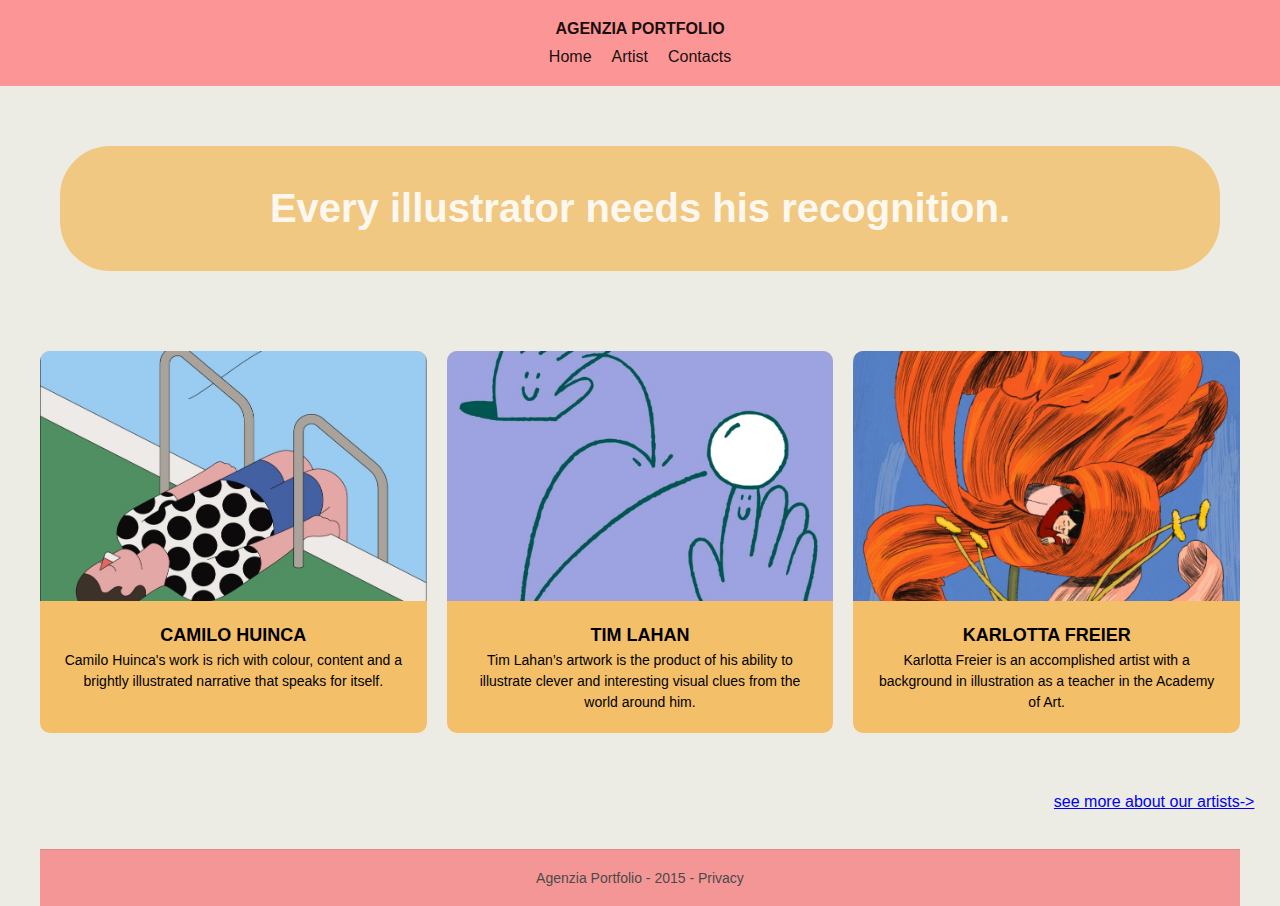
<file: index.html>
<!DOCTYPE html>
<html>
<head>
    <meta charset="UTF-8">
    <meta http-equiv="X-UA-Compatible" content="IE=edge">
    <meta name="viewport" content="width=device-width, initial-scale=1.0">
    <title>Pagina Agenzia Portfolio</title>
    <link rel="stylesheet" href="stile.css">
</head>
<body>
    <header>
        <p><a href="index.html">Agenzia Portfolio</a></p>
        <nav>
            <ul>
                <li><a href="index.html">Home</a></li>
                <li><a href="illustratori.html">Artist</a></li>
                <li><a href="contatti.html">Contacts</a></li>
            </ul>
        </nav>
    </header>
    <section class="hero">
        <h1>Every illustrator needs his recognition.</h1>
    </section>
    <main>
        <div class="card">
            <a href="illustratore1.html"><img src="immagini/AP_Camilo_Huinca_Tired-Swimmer_2x-972x1350.jpg" alt="Immagine dell'illustratore"></a>
            <h2>CAMILO HUINCA</h2>
            <p>Camilo Huinca's work is rich with colour, content and a brightly illustrated narrative that speaks for itself.</p>
        </div>
        <div class="card">
            <a href="illustratore2.html"><img src="immagini/AP_Tim_Lahan_ONEMEDICAL_3_2x-972x972.jpg" alt="Immagine dell'illustratore"></a>
            <h2>TIM LAHAN</h2>
            <p>Tim Lahan’s artwork is the product of his ability to illustrate clever and interesting visual clues from the world around him.</p>
        </div>
        <div class="card">
            <a href="illustratore3.html"><img src="immagini/Immagine 2023-05-02 163127.jpg" alt="Immagine dell'illustratore"></a>
            <h2>KARLOTTA FREIER</h2>
            <p>Karlotta Freier is an accomplished artist with a background in illustration as a teacher in the Academy of Art.</p>
        </div>
       
        
    </main>
    <div class="end">
        <li> <a href="illustratori.html"> see more about our artists-></a></li>
         
     </div>
    <footer>
        <p>Agenzia Portfolio - 2015 - Privacy</p>
    </footer>
</body>
</html>
</file>
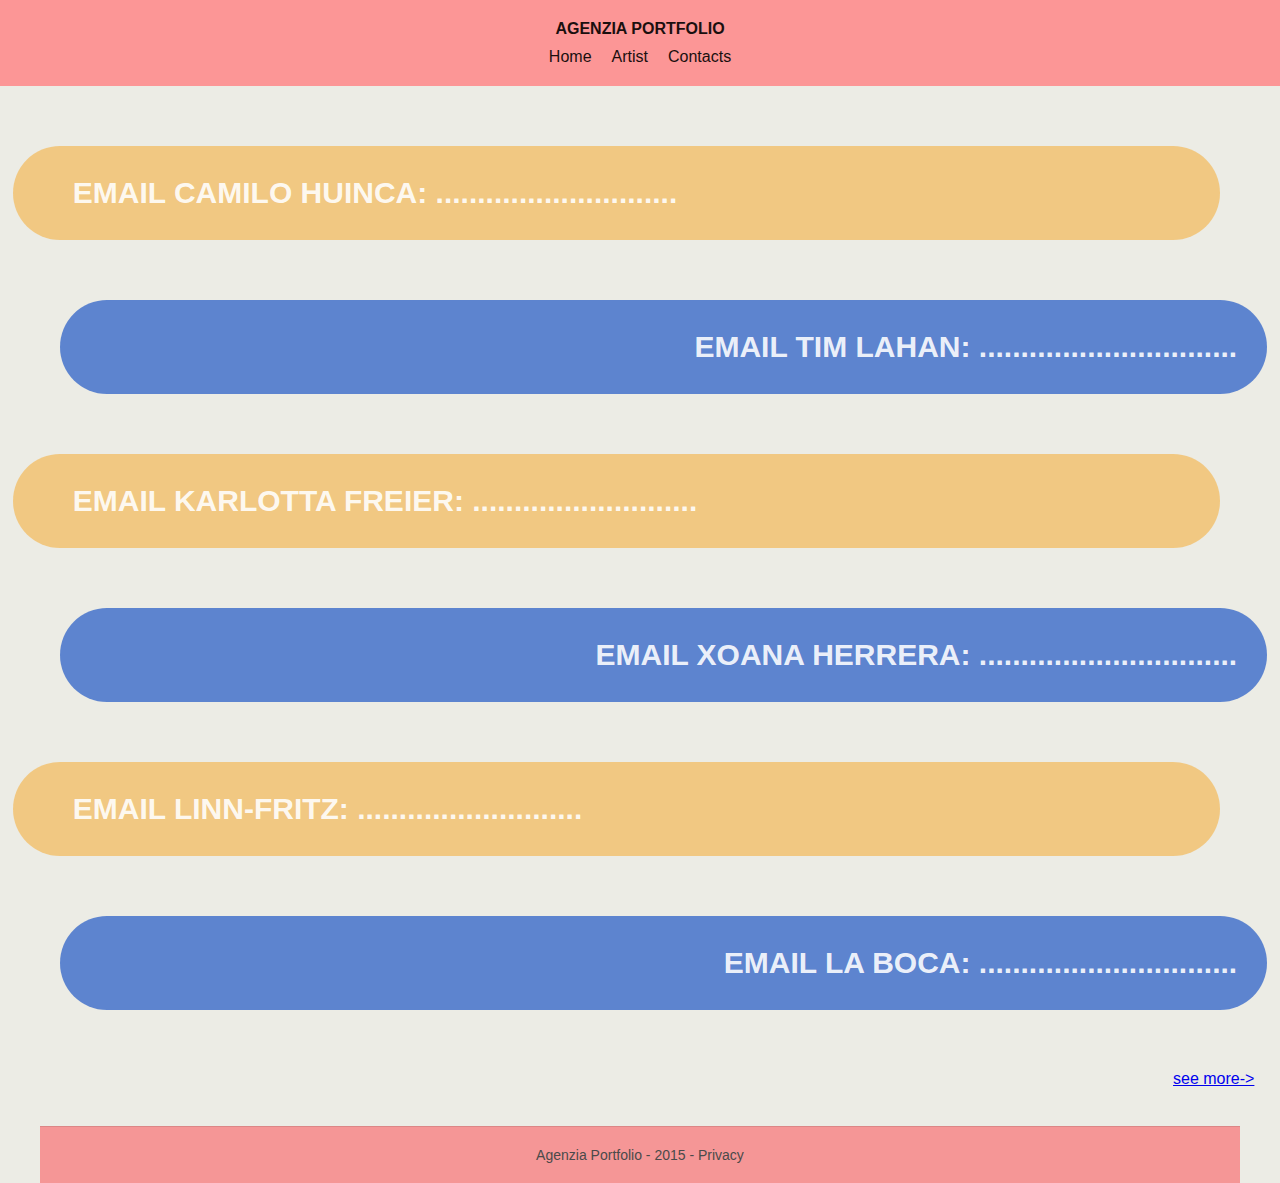
<file: contatti.html>
<!DOCTYPE html>
<html>
<head>
    <meta charset="UTF-8">
    <meta http-equiv="X-UA-Compatible" content="IE=edge">
    <meta name="viewport" content="width=device-width, initial-scale=1.0">
    <title>Contatti</title>
    <link rel="stylesheet" href="stile2.css">
</head>
<body>
    <header>
        <p><a href="index.html">Agenzia Portfolio</a></p>
        <nav>
            <ul>
                <li><a href="index.html">Home</a></li>
                <li><a href="illustratori.html">Artist</a></li>
                <li><a href="contatti.html">Contacts</a></li>
            </ul>
        </nav>
    </header>
    <section class="hero">
        <h1>EMAIL CAMILO HUINCA: .............................</h1>
    </section>
    <section class="hero1">
        <h1>EMAIL TIM LAHAN: ...............................</h1>
    </section>
    <section class="hero">
        <h1>EMAIL KARLOTTA FREIER: ...........................</h1>
    </section>
    <section class="hero1">
        <h1>EMAIL XOANA HERRERA: ...............................</h1>
    </section>
    <section class="hero">
        <h1>EMAIL LINN-FRITZ: ...........................</h1>
    </section>
    <section class="hero1">
        <h1>EMAIL LA BOCA: ...............................</h1>
    </section>
    <div class="end">
        <li> <a href="illustratori.html"> see more-></a></li>
    </div>
    <footer>
        <p>Agenzia Portfolio - 2015 - Privacy</p>
    </footer>
</body>
</html>
</file>
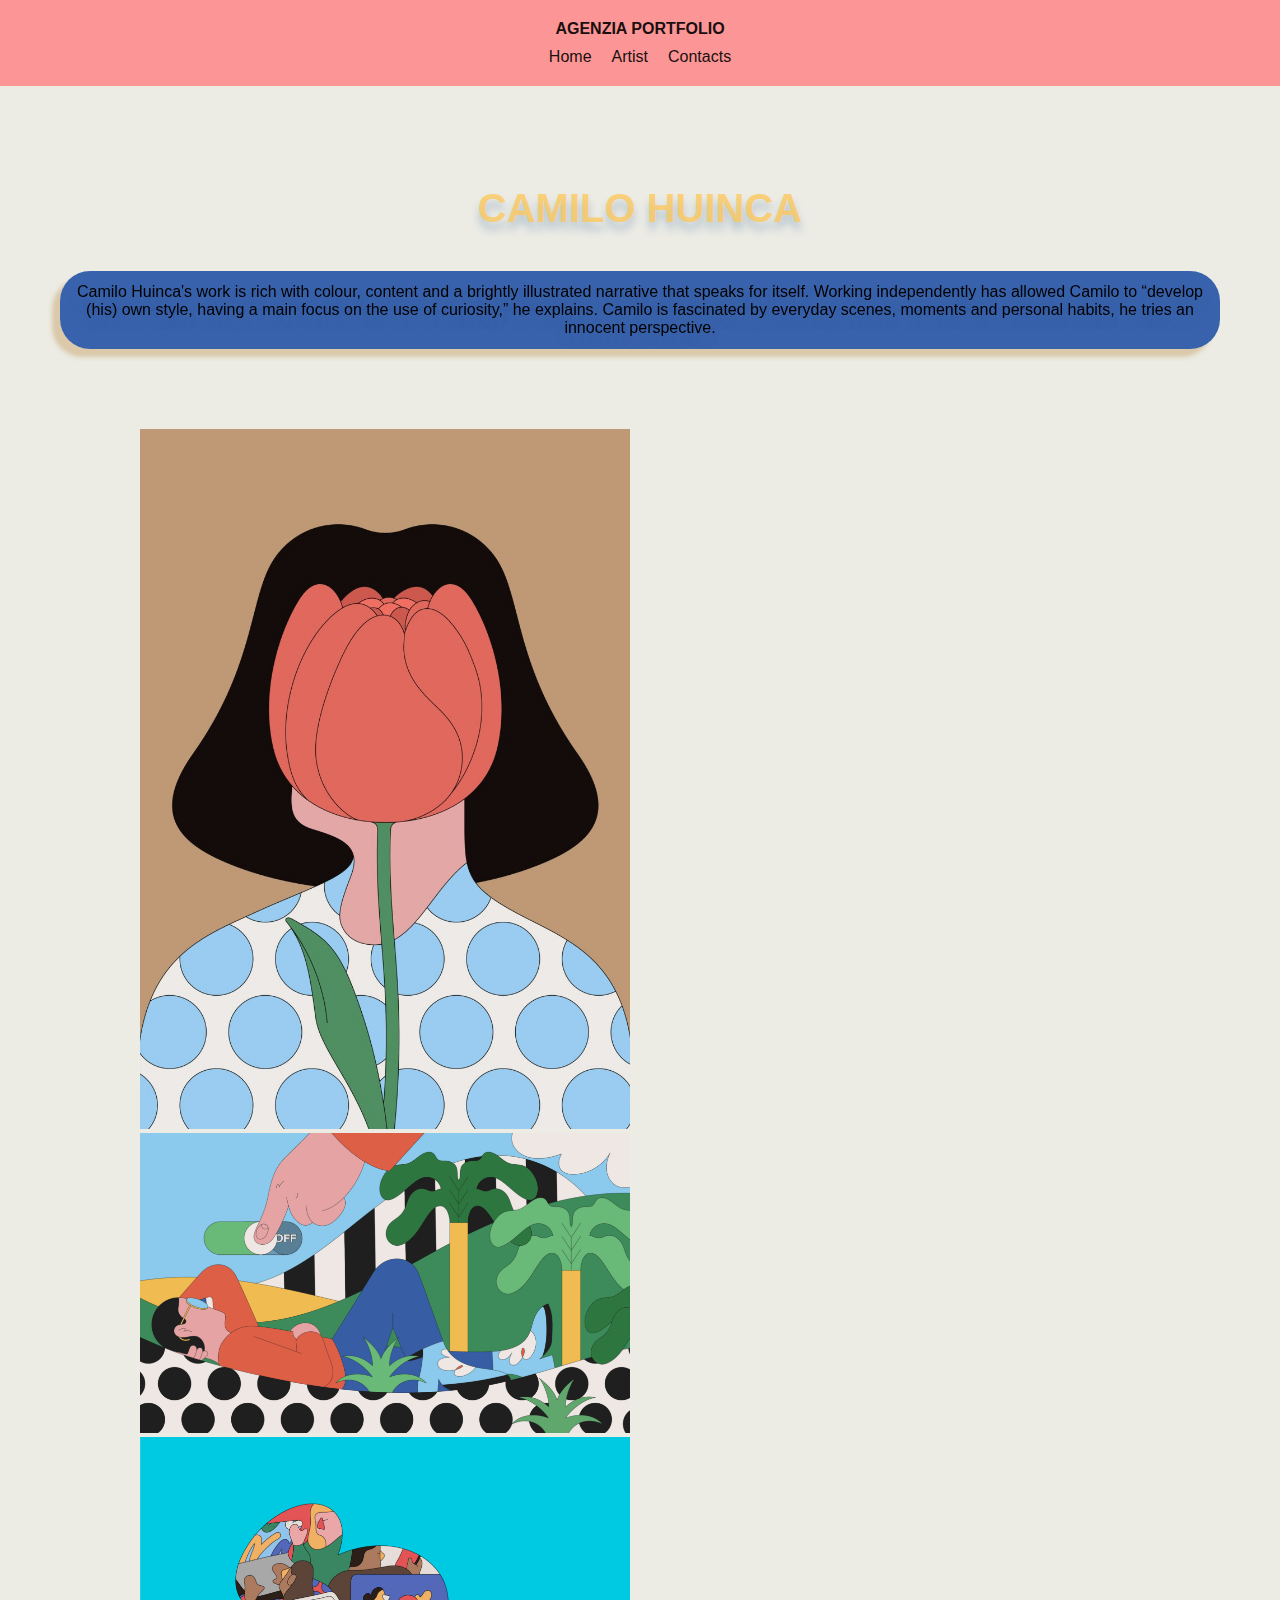
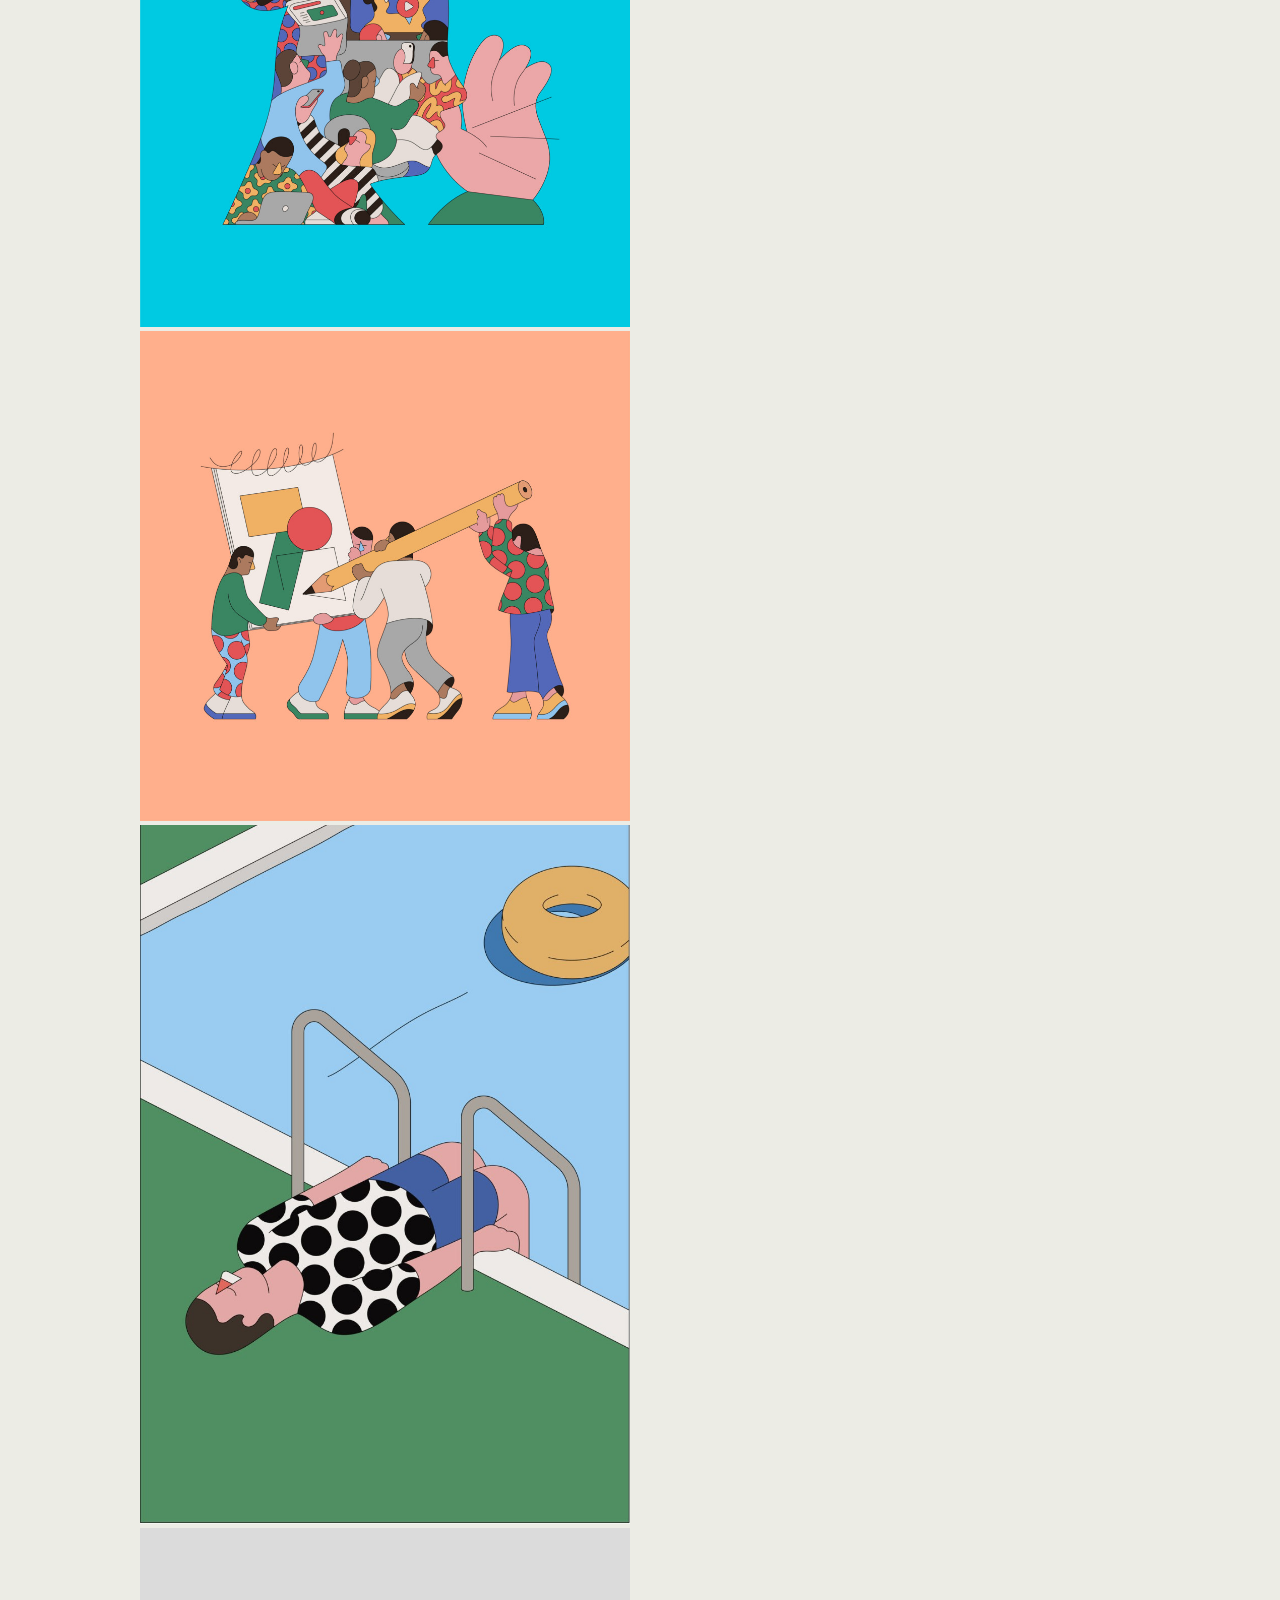
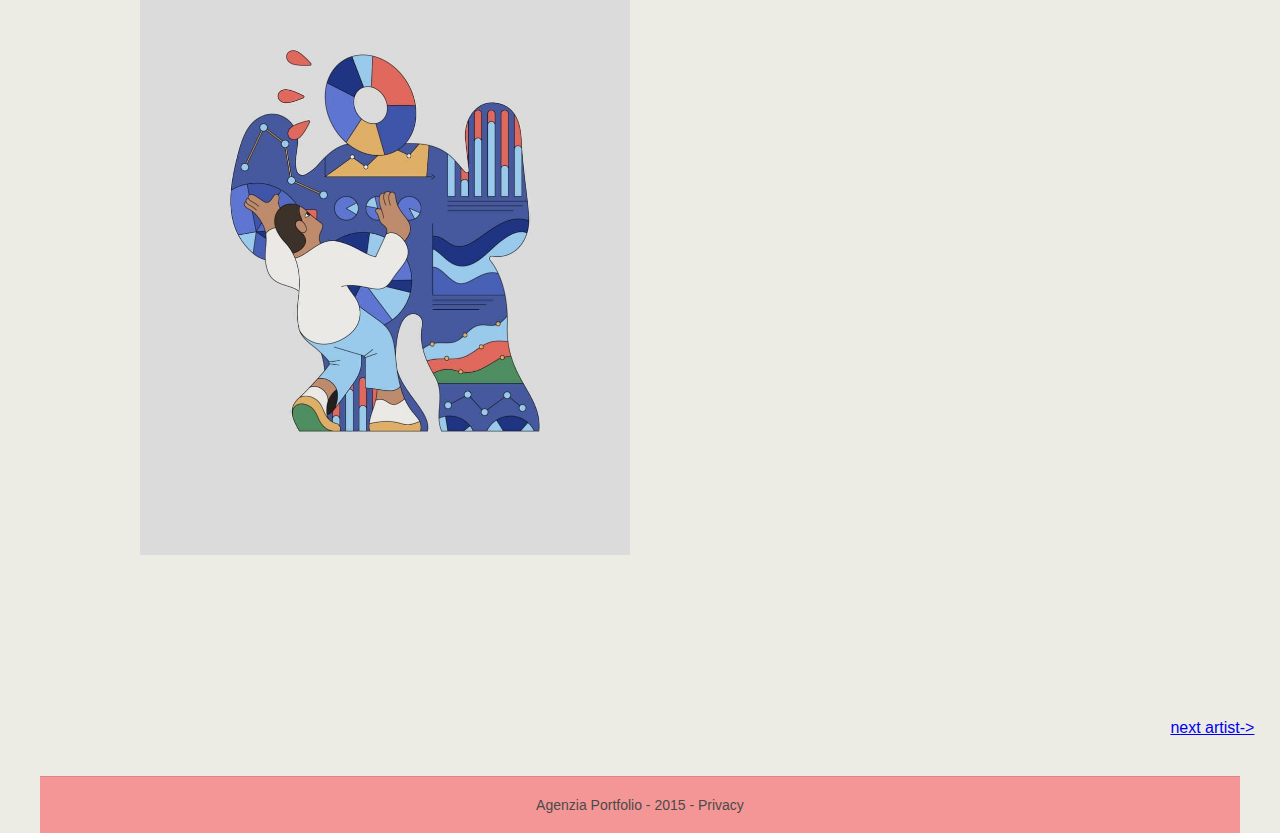
<file: illustratore1.html>
<!DOCTYPE html>
<html>
<head>
    <meta charset="UTF-8">
    <meta http-equiv="X-UA-Compatible" content="IE=edge">
    <meta name="viewport" content="width=device-width, initial-scale=1.0">
    <title>Pagina Agenzia Portfolio</title>
    <link rel="stylesheet" href="stile3.css">
</head>
<body>
    <header>
        <p><a href="index.html">Agenzia Portfolio</a></p>
        <nav>
            <ul>
                <li><a href="index.html">Home</a></li>
                <li><a href="illustratori.html">Artist</a></li>
                <li><a href="contatti.html">Contacts</a></li>
            </ul>
        </nav>
    </header>
    <section class="hero">
        <h1>CAMILO HUINCA</h1>
        <P>Camilo Huinca's work is rich with colour, content and a brightly illustrated narrative that speaks for itself. Working independently has allowed Camilo to “develop (his) own style, having a main focus on the use of curiosity,” he explains. Camilo is fascinated by everyday scenes, moments and personal habits, he tries  an innocent perspective.</P>
    </section>
    <main>
        <div class="end">
        <img src="immagini/AP_Camilo_Huinca_Bloom-Girl_2x-972x1350.jpg" alt="">
        <img src="immagini/paolo.jpg" alt="">
        <img src="immagini/pio.jpg" alt="">
        <img src="immagini/matteo.jpg" alt="">
        <img src="immagini/AP_Camilo_Huinca_Tired-Swimmer_2x-972x1350.jpg" alt="">
        <img src="immagini/AP_Camilo_Huinca_The-Atlantic-01_2x-972x1245.jpg" alt="">
    </div>
    </main>
    <div class="en">
        <li> <a href="illustratore2.html"> next artist-></a></li>
         
     </div>
    <footer>
        <p>Agenzia Portfolio - 2015 - Privacy</p>
    </footer>
</body>
</html>
</file>
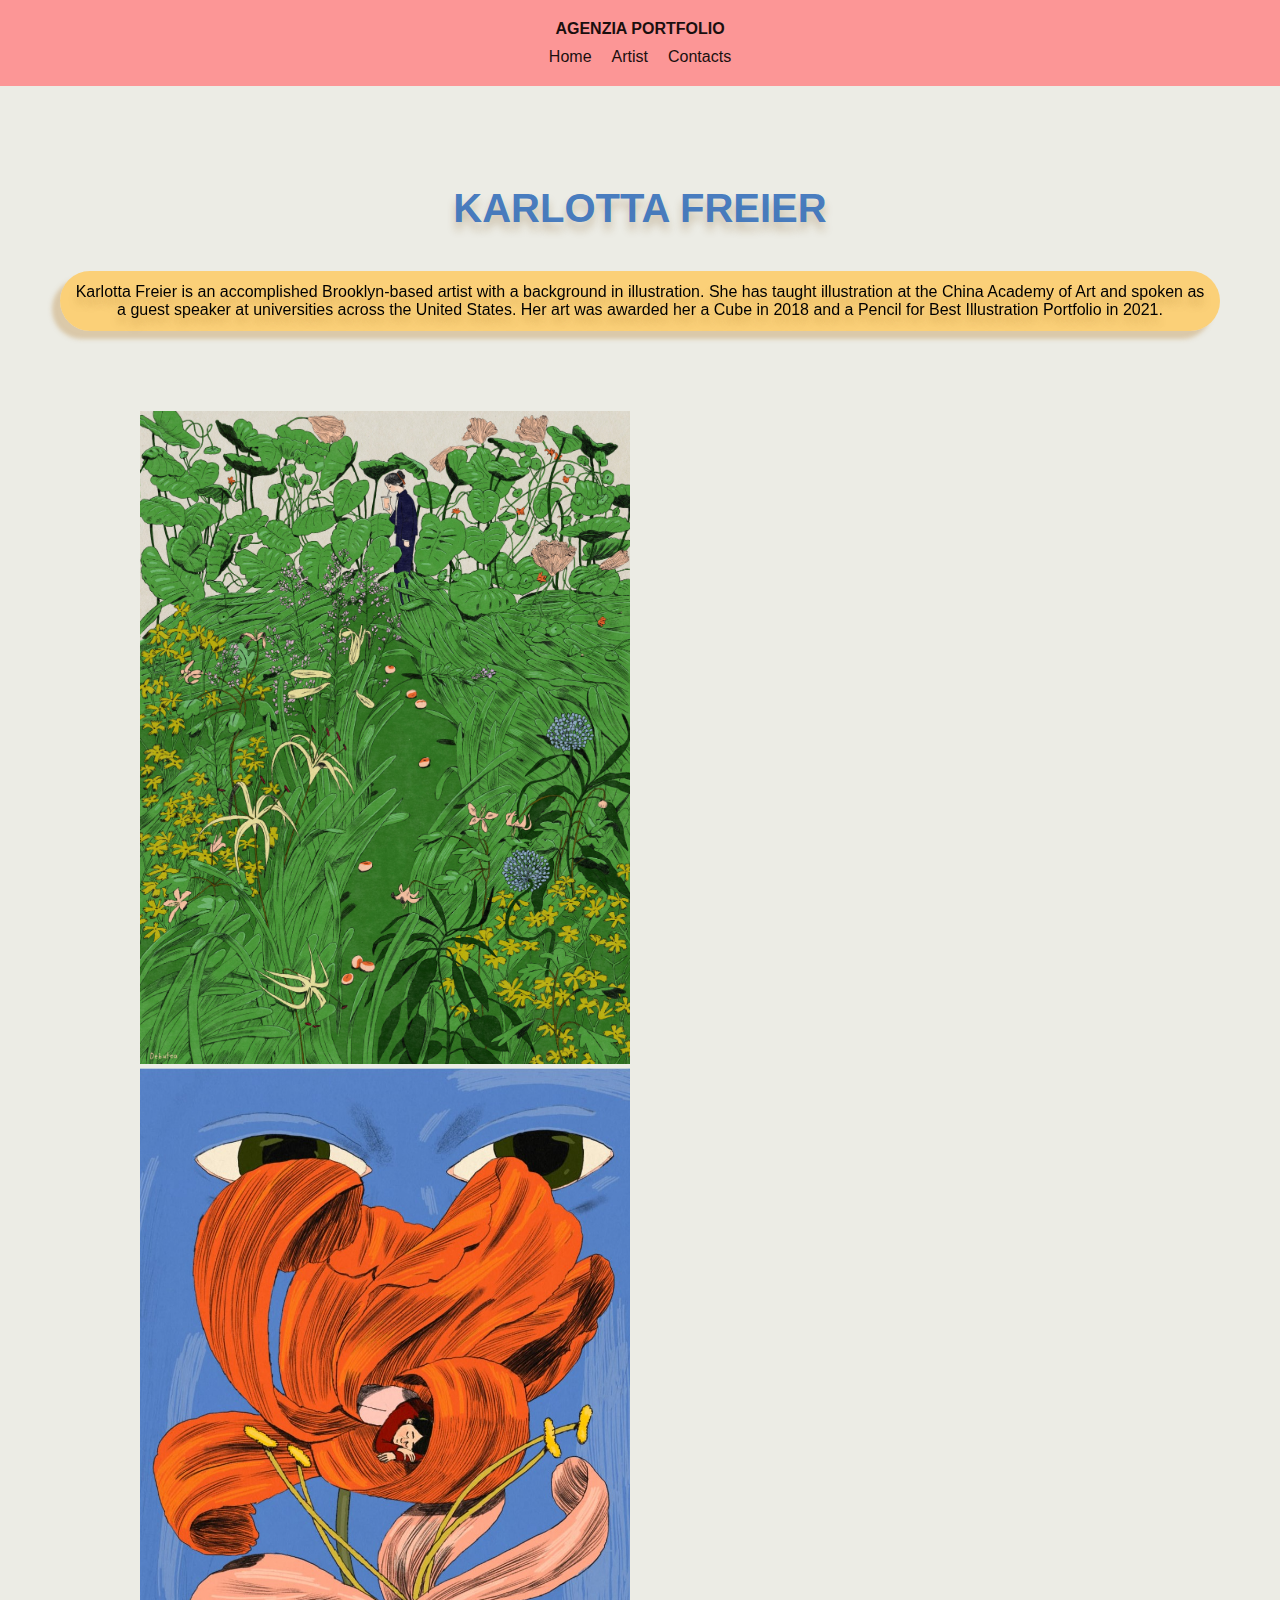
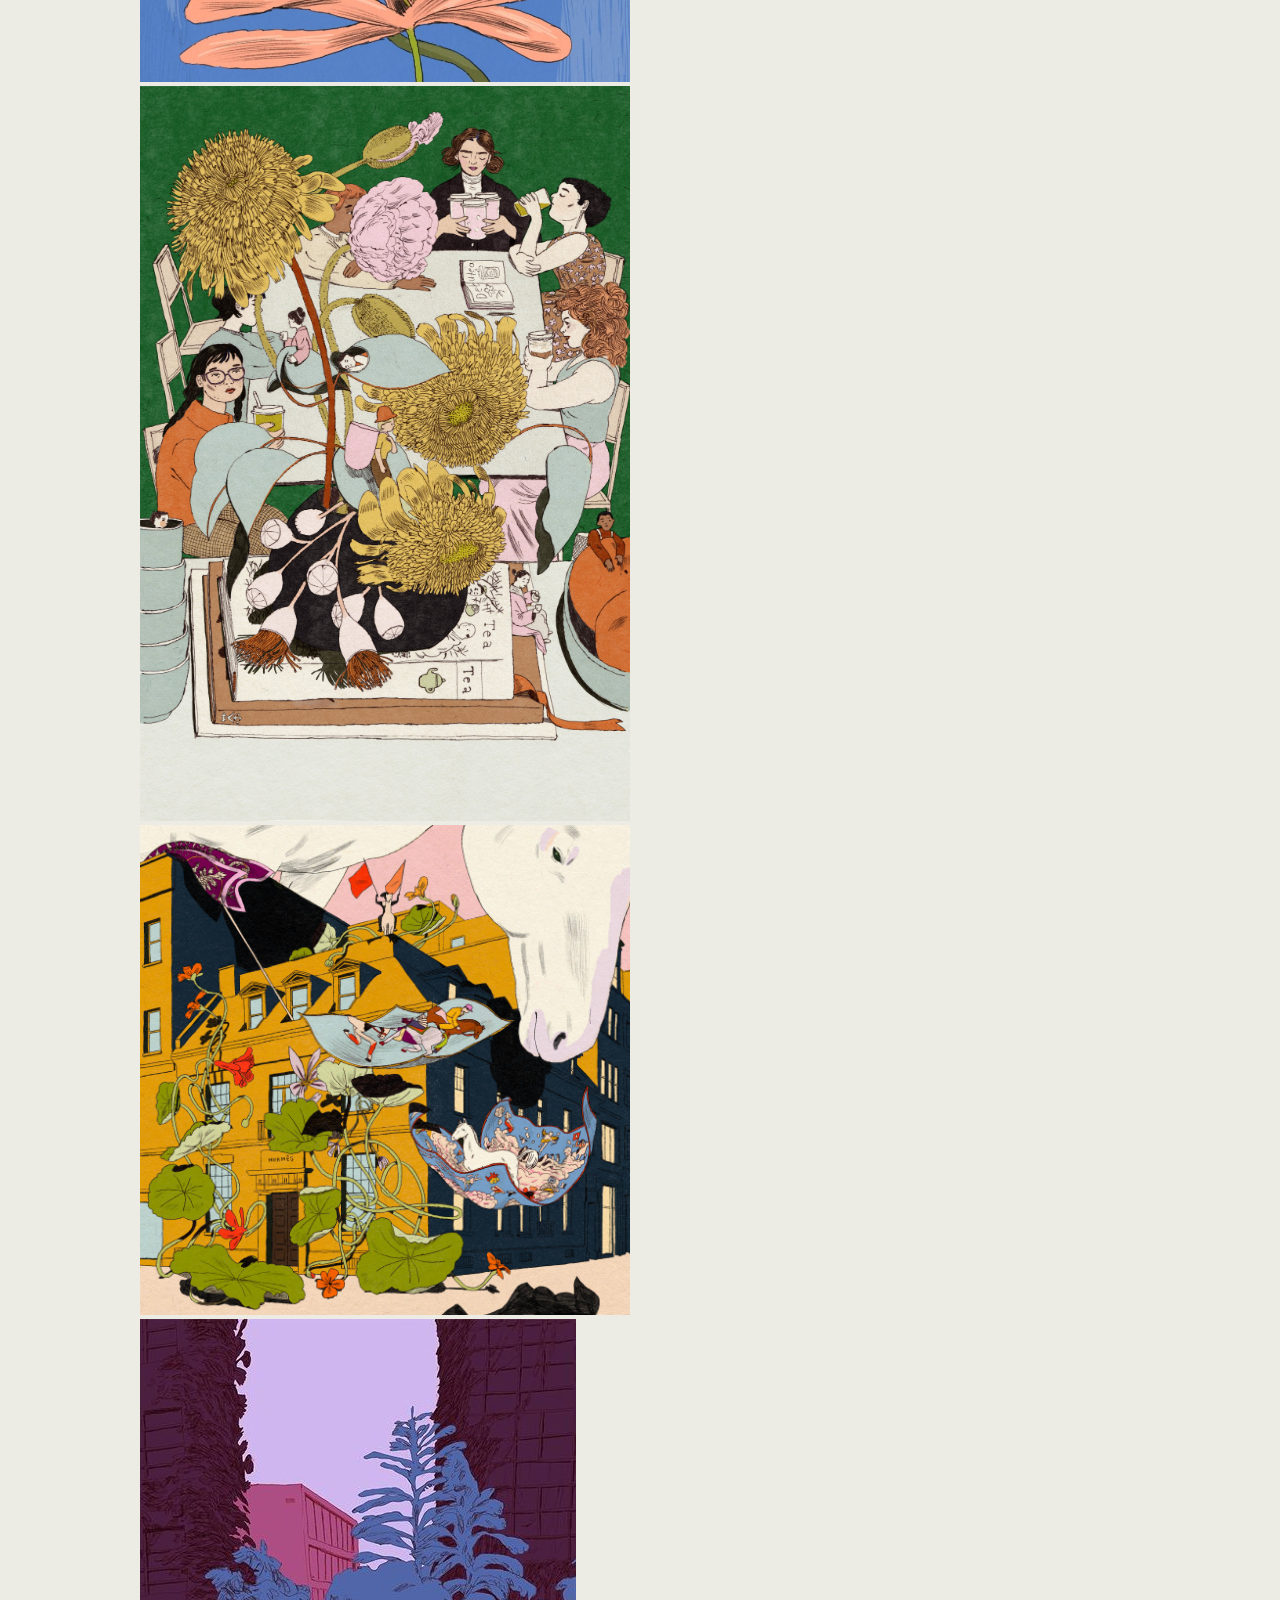
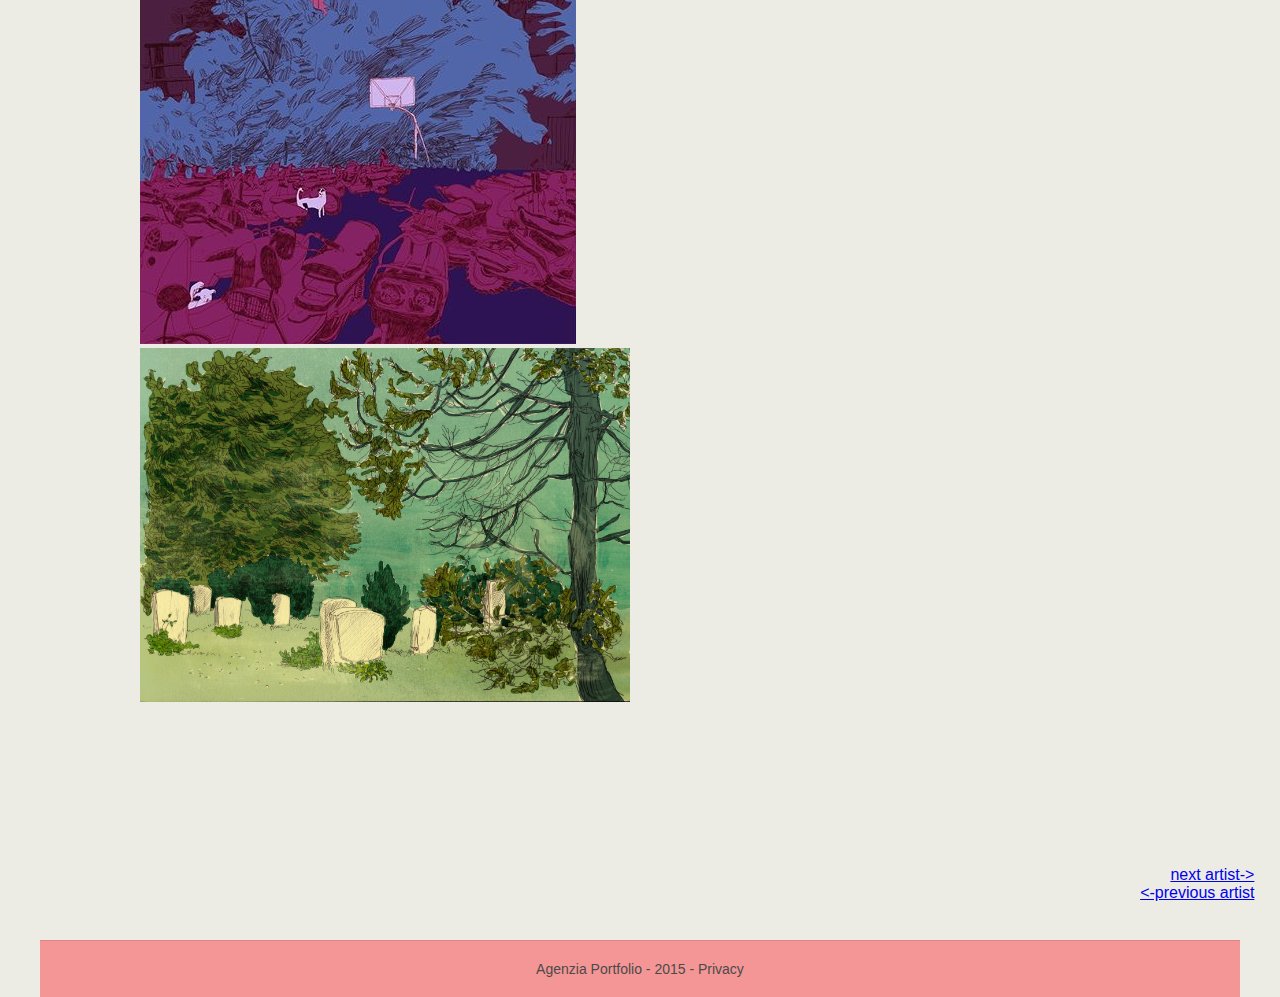
<file: illustratore2.html>
<!DOCTYPE html>
<html>
<head>
    <meta charset="UTF-8">
    <meta http-equiv="X-UA-Compatible" content="IE=edge">
    <meta name="viewport" content="width=device-width, initial-scale=1.0">
    <title>Pagina Agenzia Portfolio</title>
    <link rel="stylesheet" href="stile4.css">
</head>
<body>
    <header>
        <p><a href="index.html">Agenzia Portfolio</a></p>
        <nav>
            <ul>
                <li><a href="index.html">Home</a></li>
                <li><a href="illustratori.html">Artist</a></li>
                <li><a href="contatti.html">Contacts</a></li>
            </ul>
        </nav>
    </header>
    <section class="hero">
        <h1>KARLOTTA FREIER</h1>
        <P>Karlotta Freier is an accomplished Brooklyn-based artist with a background in illustration.
            She has taught illustration at the China Academy of Art and spoken as a guest speaker at universities across the United States. Her art was awarded her a Cube in 2018 and a Pencil for Best Illustration Portfolio in 2021.</P>
    </section>
    <main>
        <div class="end">
        <img src="immagini/print_2+copy.jpg" alt="">
        <img src="immagini/Immagine 2023-05-02 163127.jpg" alt="">
        <img src="immagini/debutea_small_print_1_aug31+copy.jpg" alt="">
        <img src="immagini/hermes+color+final.jpg" alt="">
        <img src="immagini/d431f86d4e5e6138bbf0fbdcef00cdef.jpg" alt="">
        <img src="immagini/fb12b28f0092a4ebb1fabbb55444e8c5.jpg" alt="">
    </div>
    </main>
    <div class="en">
        <li> <a href="illustratore3.html"> next artist-></a></li>
        <li> <a href="illustratore1.html"> <-previous artist</a></li>
         
     </div>
    <footer>
        <p>Agenzia Portfolio - 2015 - Privacy</p>
    </footer>
</body>
</html>
</file>
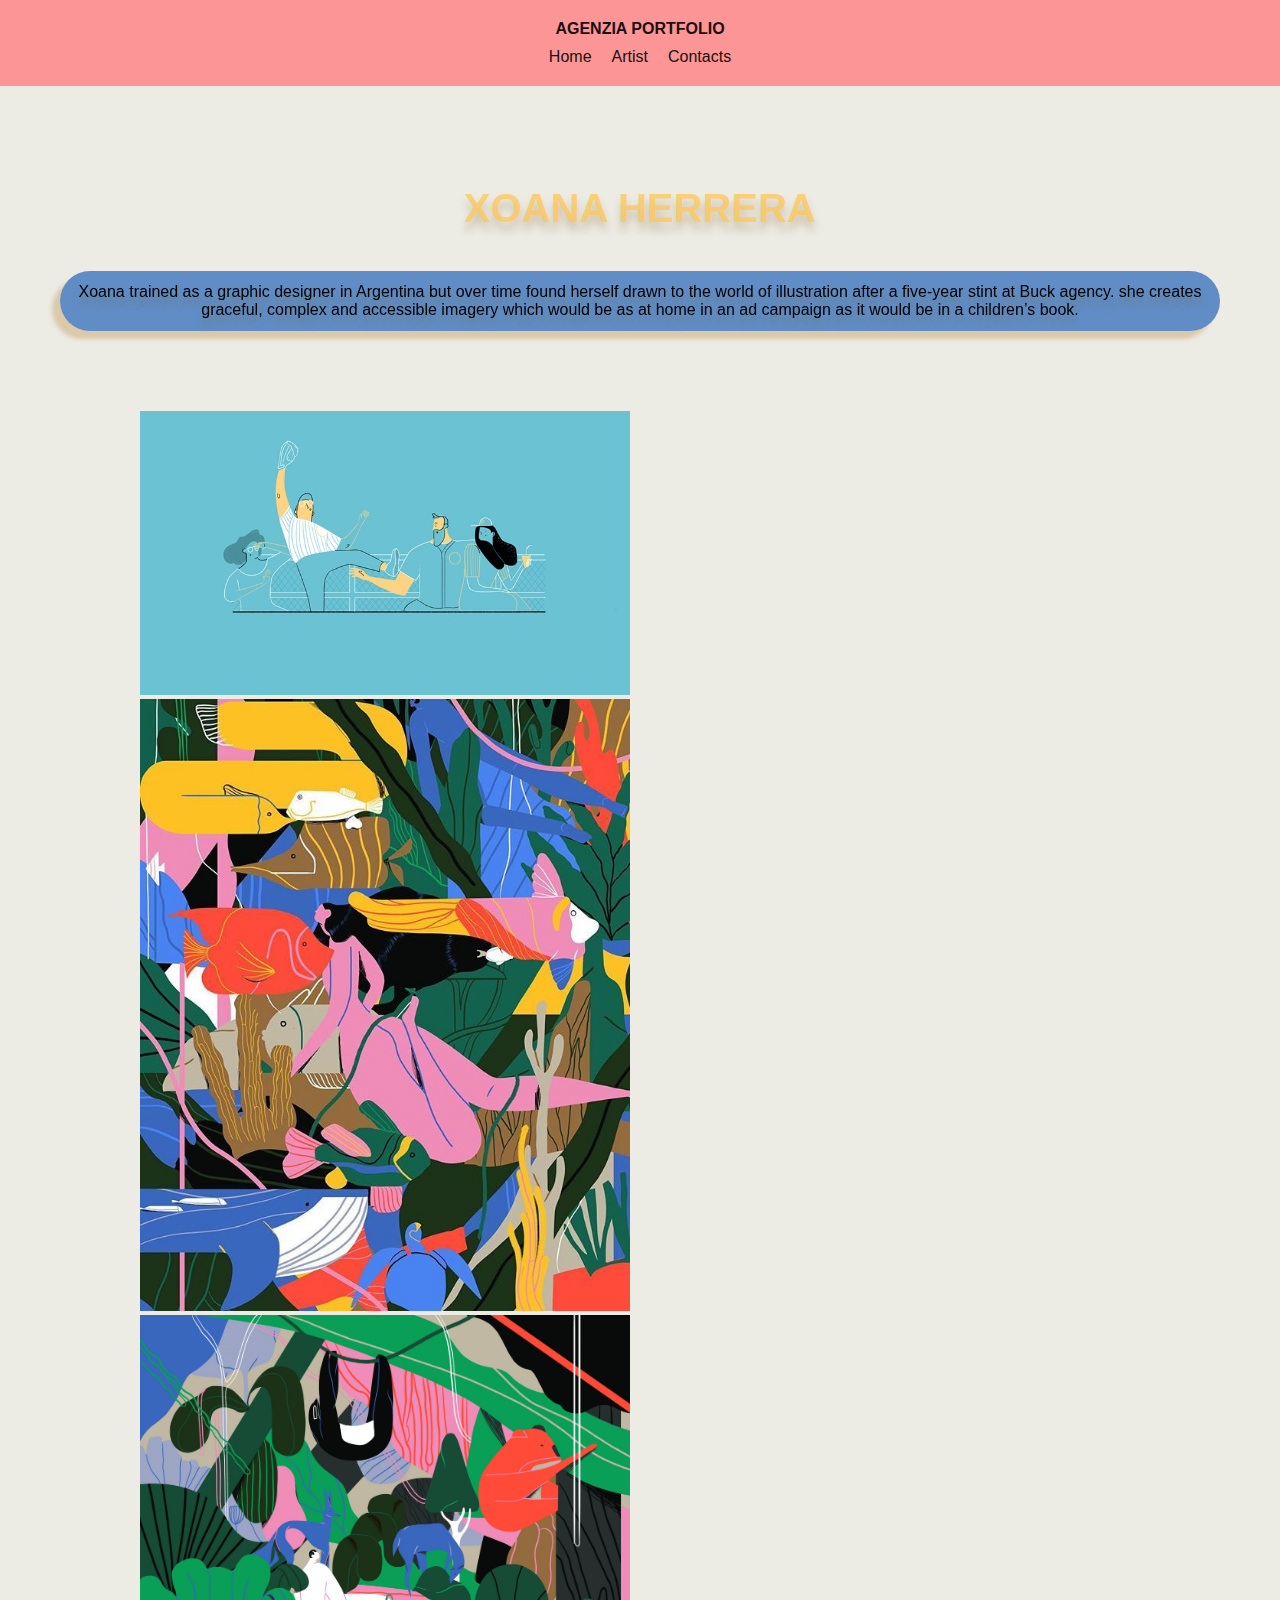
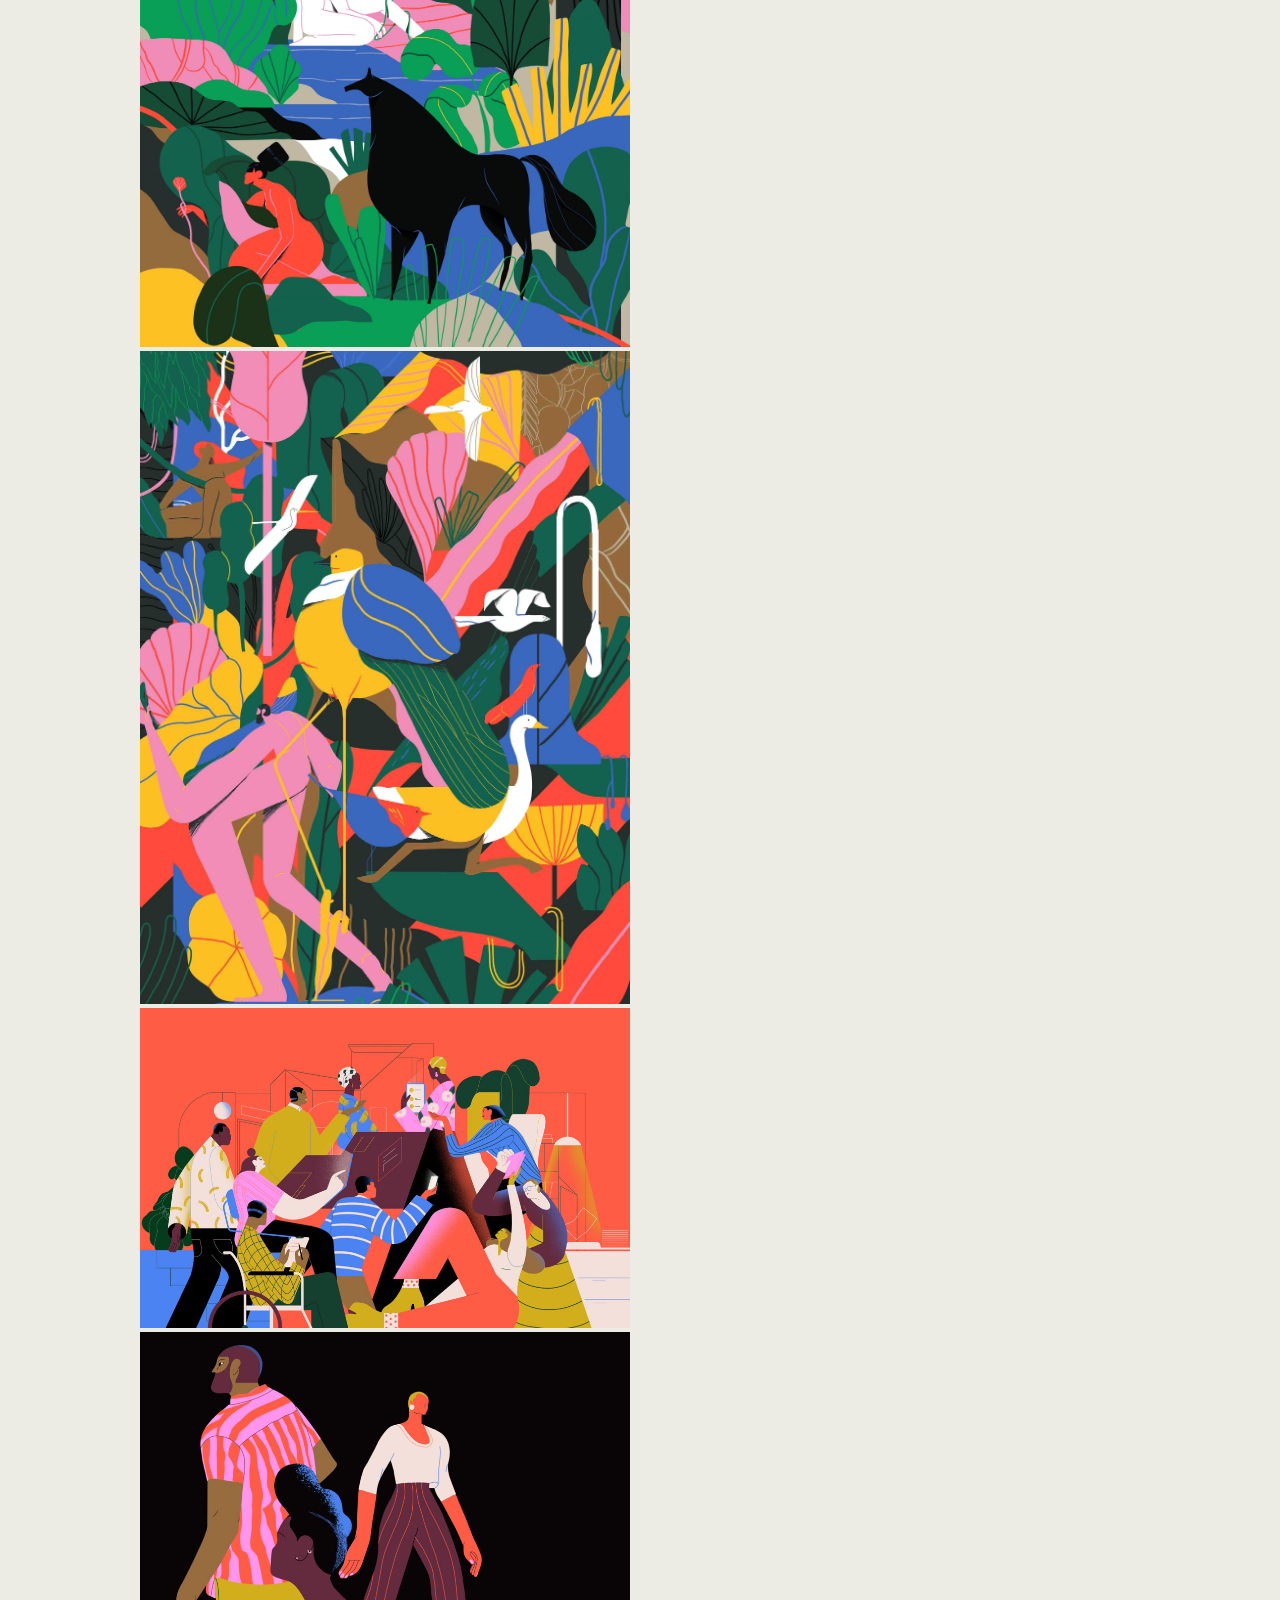
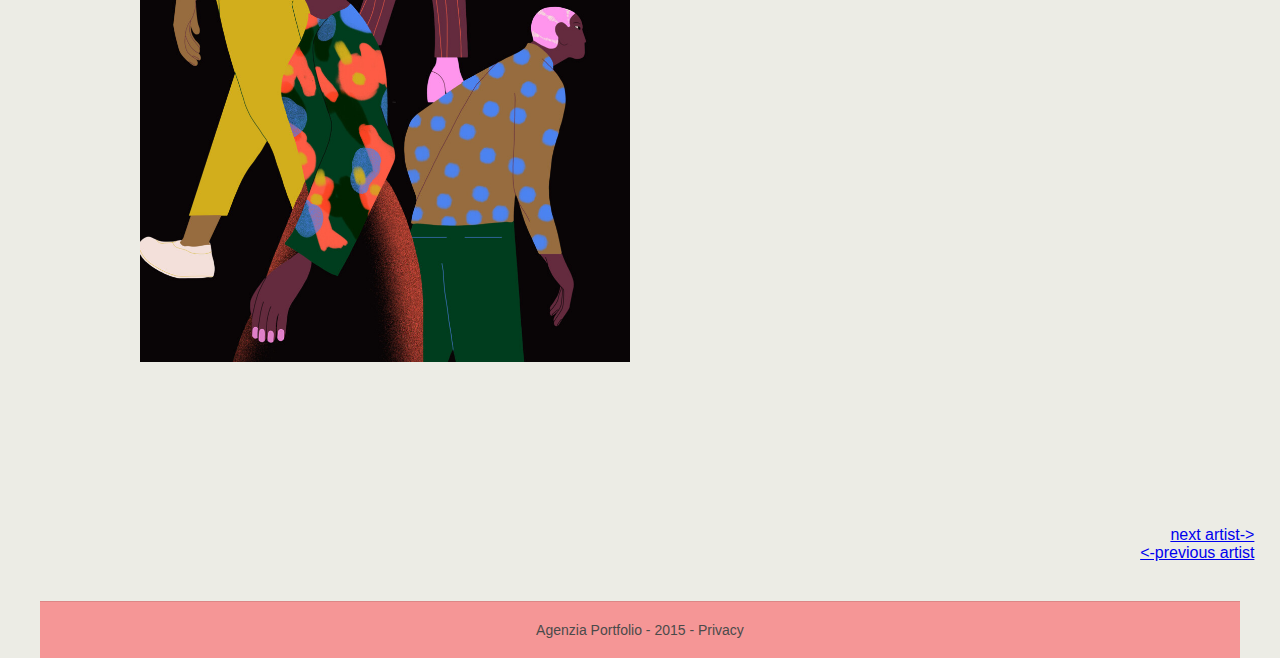
<file: illustratore3.html>
<!DOCTYPE html>
<html>
<head>
    <meta charset="UTF-8">
    <meta http-equiv="X-UA-Compatible" content="IE=edge">
    <meta name="viewport" content="width=device-width, initial-scale=1.0">
    <title>Pagina Agenzia Portfolio</title>
    <link rel="stylesheet" href="stile6.css">
</head>
<body>
    <header>
        <p><a href="index.html">Agenzia Portfolio</a></p>
        <nav>
            <ul>
                <li><a href="index.html">Home</a></li>
                <li><a href="illustratori.html">Artist</a></li>
                <li><a href="contatti.html">Contacts</a></li>
            </ul>
        </nav>
    </header>
    <section class="hero">
        <h1>XOANA HERRERA</h1>
        <P>Xoana trained as a graphic designer in Argentina but over time found herself drawn to the world of illustration after a five-year stint at Buck agency. she creates graceful, complex and accessible imagery which would be as at home in an ad campaign as it would be in a children’s book.</P>
    </section>
    <main>
        <div class="end">
            <img src="immagini/xoana-herrera-03.jpg" alt="">
            <img src="immagini/xoana 2.jpg" alt="">
            <img src="immagini/Caballo_01-2400x3091.jpg" alt="">
            <img src="immagini/Pajaro_01.jpg" alt="">
            <img src="immagini/AP_Xoana_Herrera_GCR_9_2x-972x634.jpg" alt="">
            <img src="immagini/AP_Xoana_Herrera_GCR_1_2x-972x1250.jpg" alt="">
       
    </div>
    </main>
    <div class="en">
        <li> <a href="illustratore4.html"> next artist-></a></li>
        <li> <a href="illustratore2.html"> <-previous artist</a></li>

         
     </div>
    <footer>
        <p>Agenzia Portfolio - 2015 - Privacy</p>
    </footer>
</body>
</html>
</file>
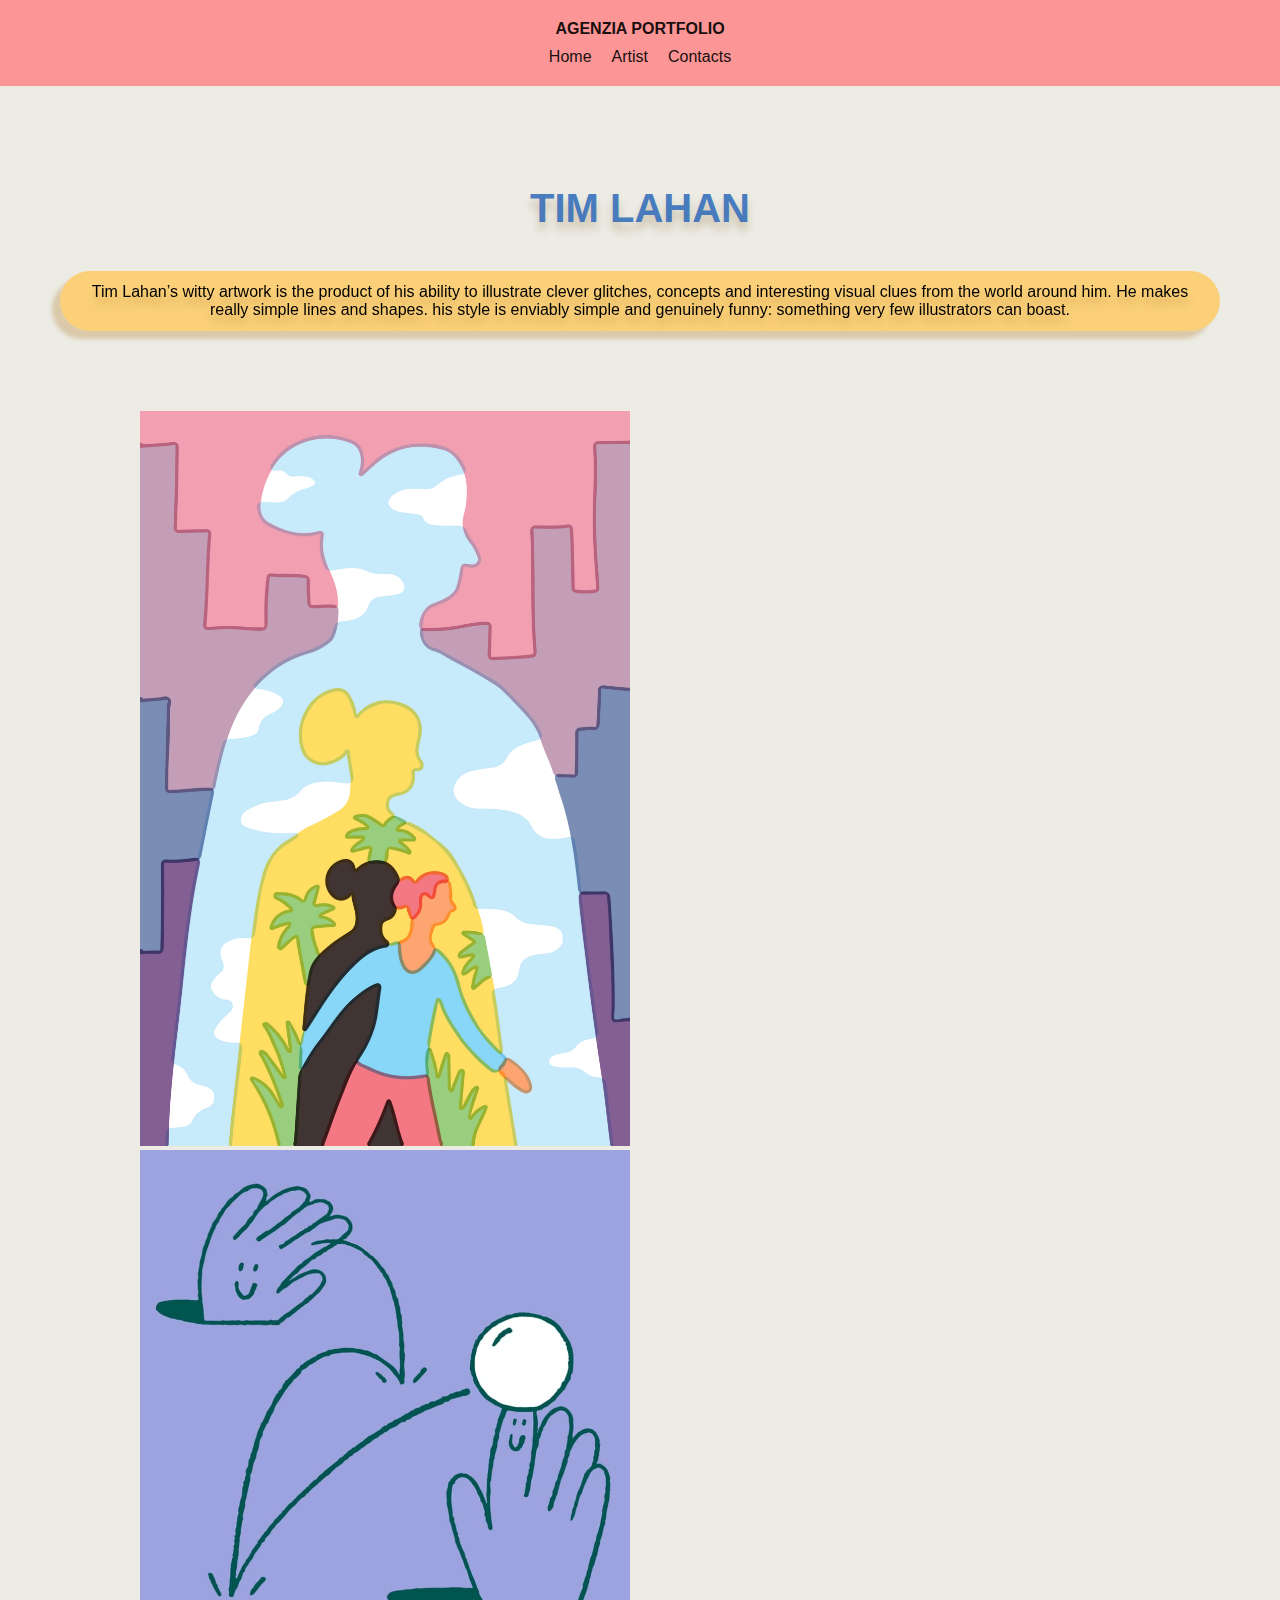
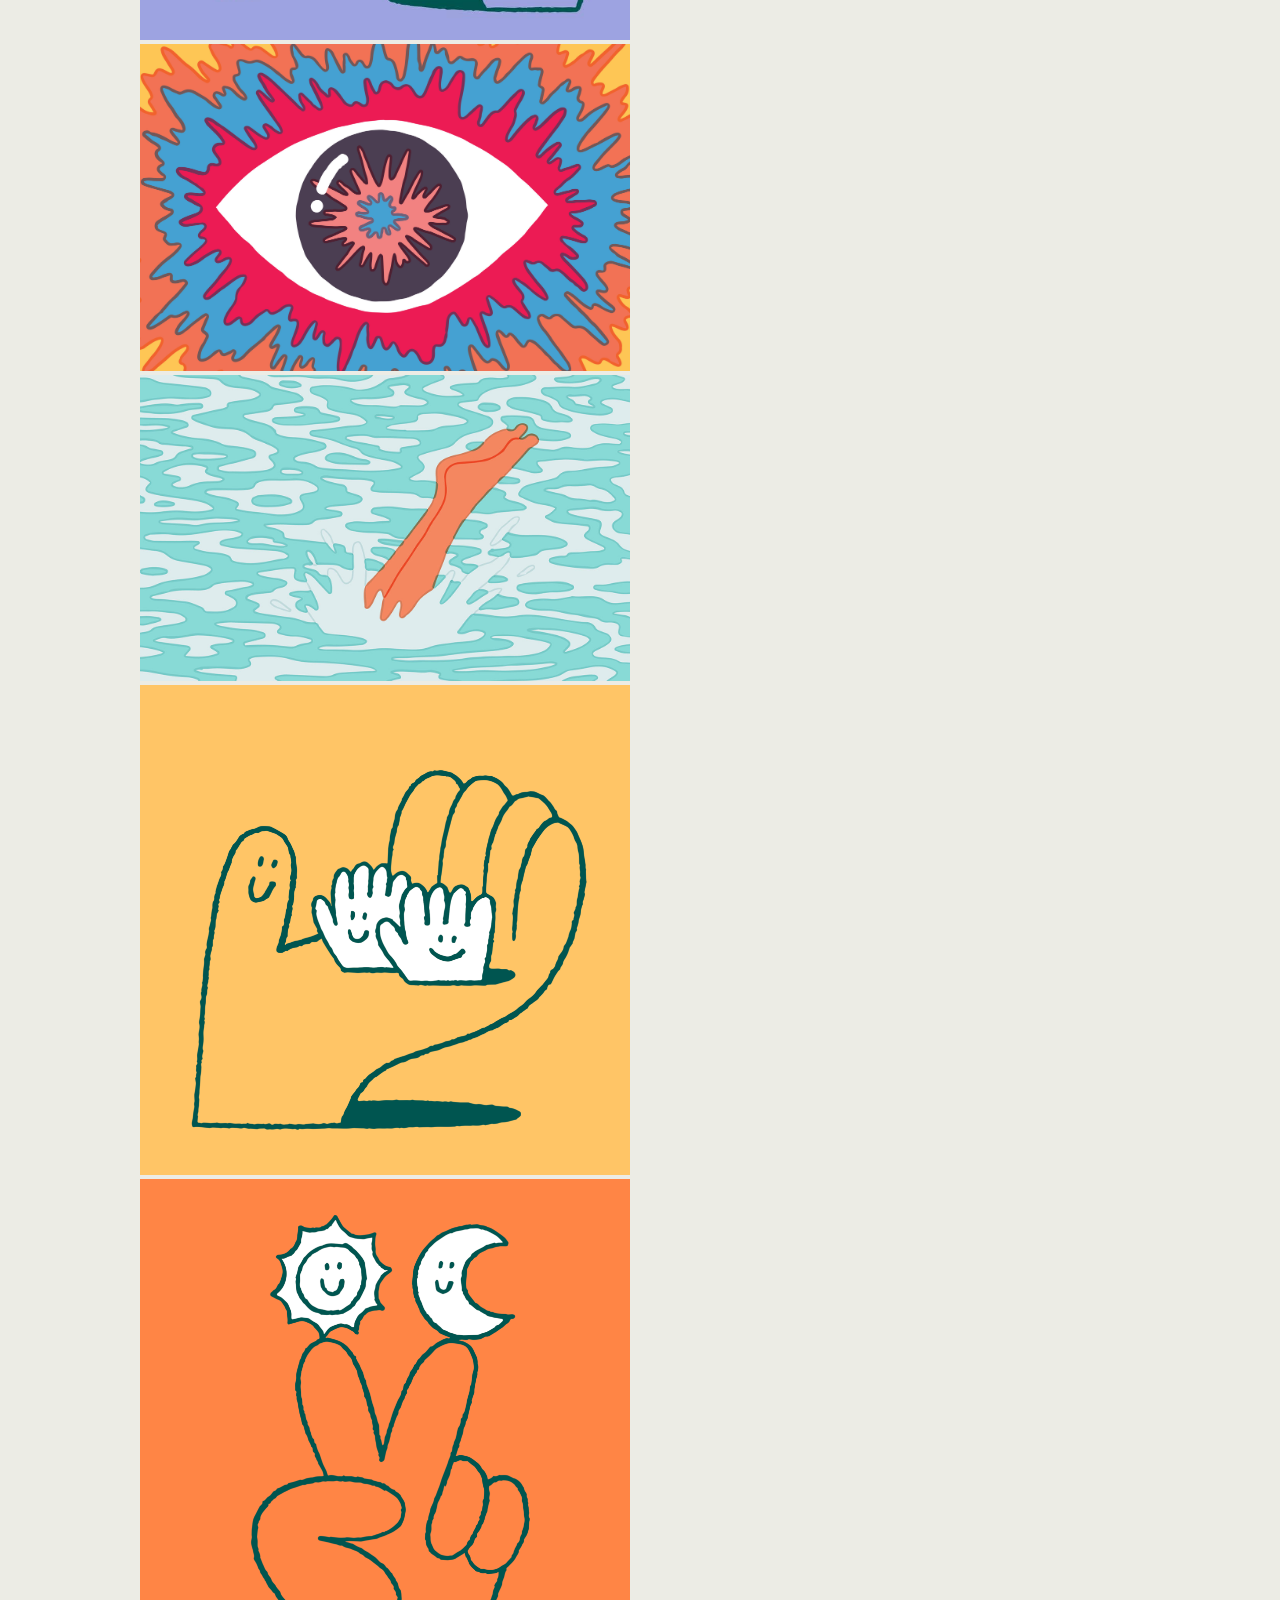
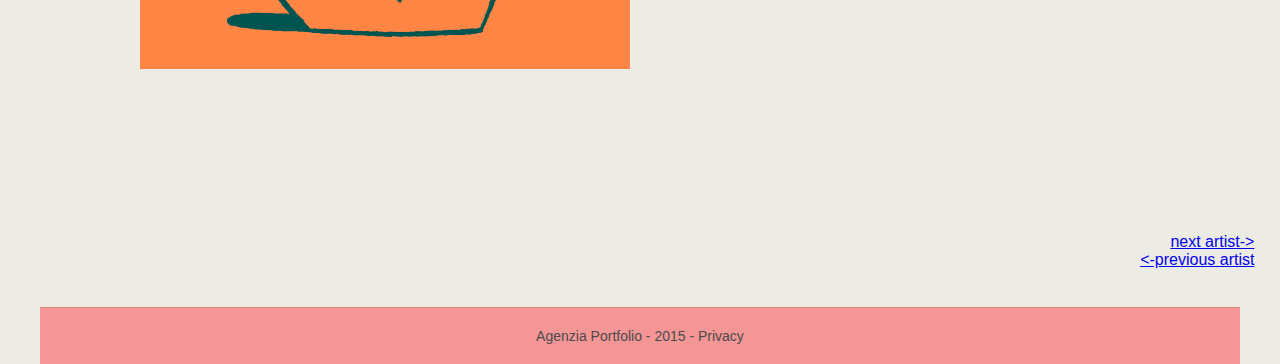
<file: illustratore4.html>
<!DOCTYPE html>
<html>
<head>
    <meta charset="UTF-8">
    <meta http-equiv="X-UA-Compatible" content="IE=edge">
    <meta name="viewport" content="width=device-width, initial-scale=1.0">
    <title>Pagina Agenzia Portfolio</title>
    <link rel="stylesheet" href="stile5.css">
</head>
<body>
    <header>
        <p><a href="index.html">Agenzia Portfolio</a></p>
        <nav>
            <ul>
                <li><a href="index.html">Home</a></li>
                <li><a href="illustratori.html">Artist</a></li>
                <li><a href="contatti.html">Contacts</a></li>
            </ul>
        </nav>
    </header>
    <section class="hero">
        <h1>TIM LAHAN</h1>
        <P>Tim Lahan’s witty artwork is the product of his ability to illustrate clever glitches, concepts and interesting visual clues from the world around him. He makes really simple lines and shapes. his style is enviably simple and genuinely funny: something very few illustrators can boast.</P>
    </section>
    <main>
        <div class="end">
        <img src="immagini/AP_Tim_Lahan_Moving_2x-972x1458.jpg" alt="">
        <img src="immagini/AP_Tim_Lahan_ONEMEDICAL_3_2x-972x972.jpg" alt="">
        <img src="immagini/Le-illustrazioni-psichedeliche-e-spensierate-di-Tim-Lahan-Collater.al-8.jpg" alt="">
        <img src="immagini/timlahan19.jpg" alt="">
        <img src="immagini/AP_Tim_Lahan_ONEMEDICAL_1_2x-972x972.png" alt="">
        <img src="immagini/AP_Tim_Lahan_ONEMEDICAL_4_2x-972x972.png" alt="">
    </div>
    </main>
    <div class="en">
        <li> <a href="illustratore5.html"> next artist-></a></li>
        <li> <a href="illustratore3.html"> <-previous artist</a></li>

         
     </div>
    <footer>
        <p>Agenzia Portfolio - 2015 - Privacy</p>
    </footer>
</body>
</html>
</file>
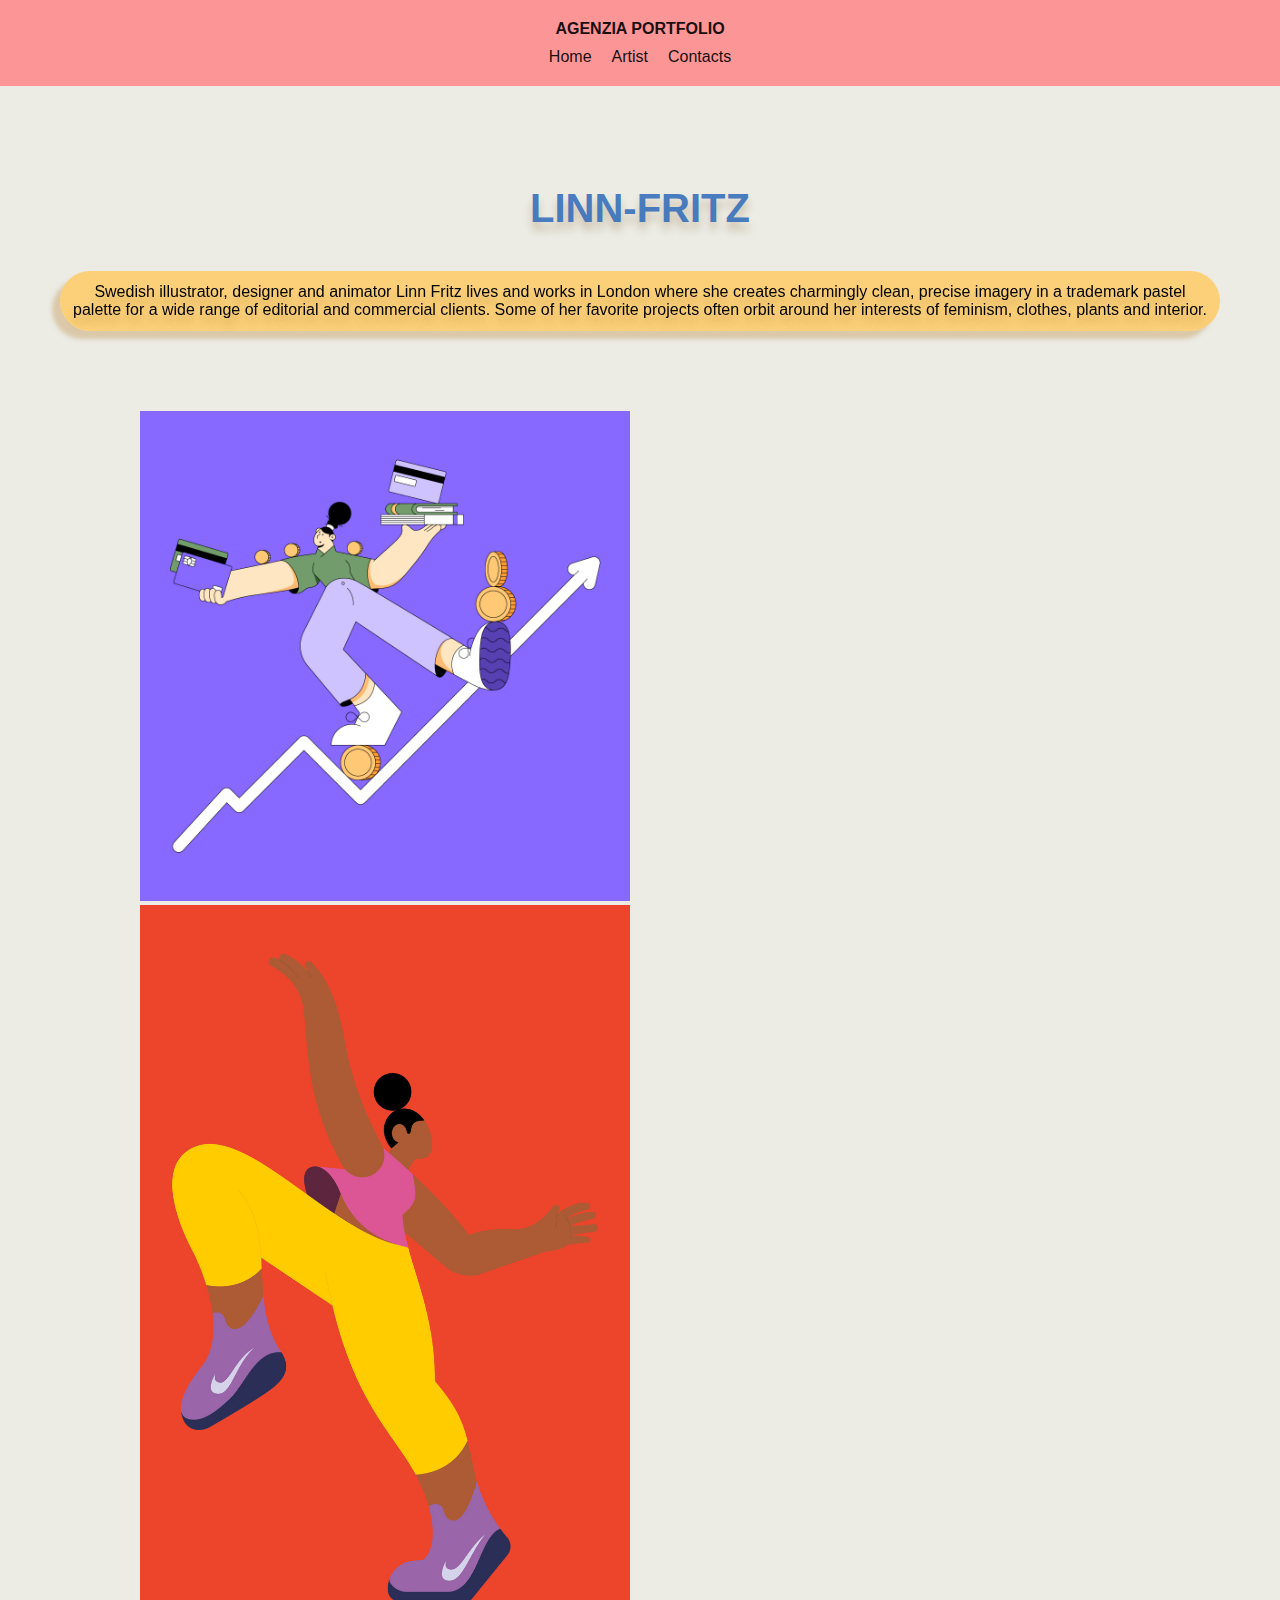
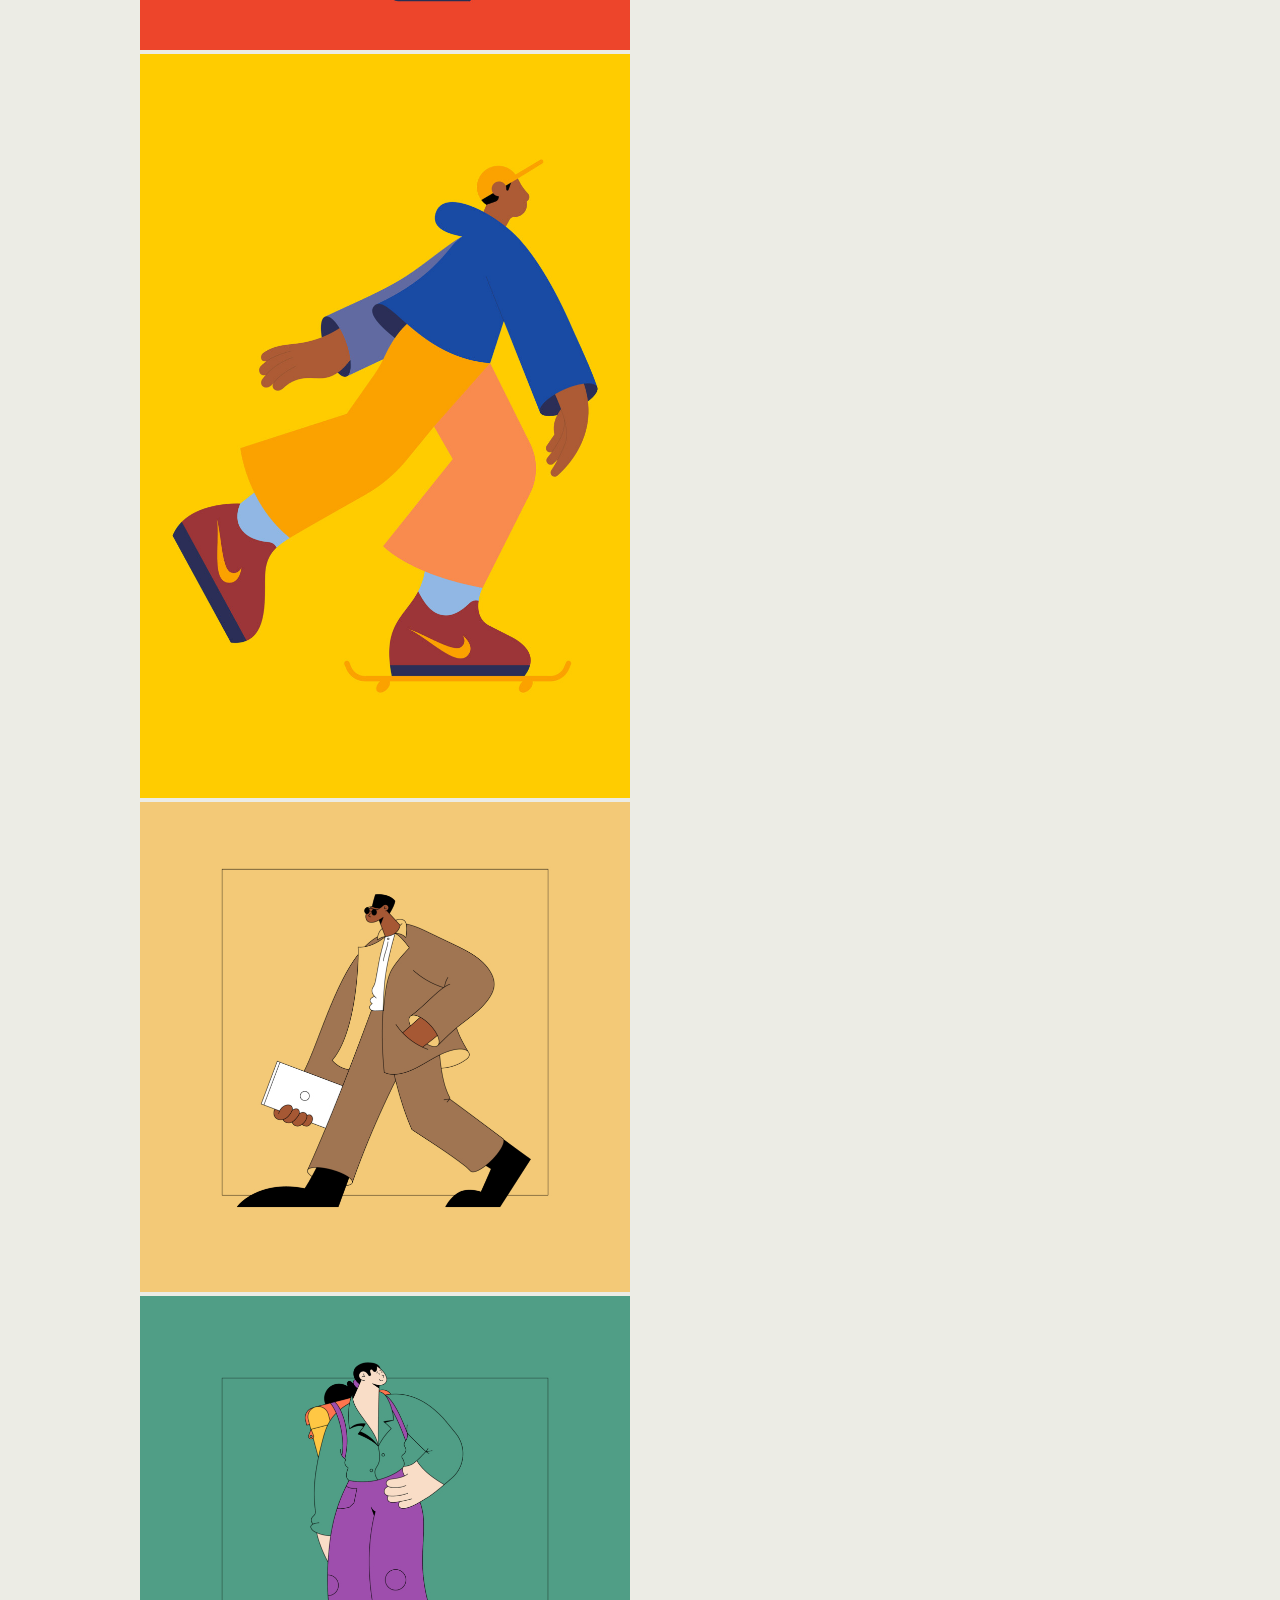
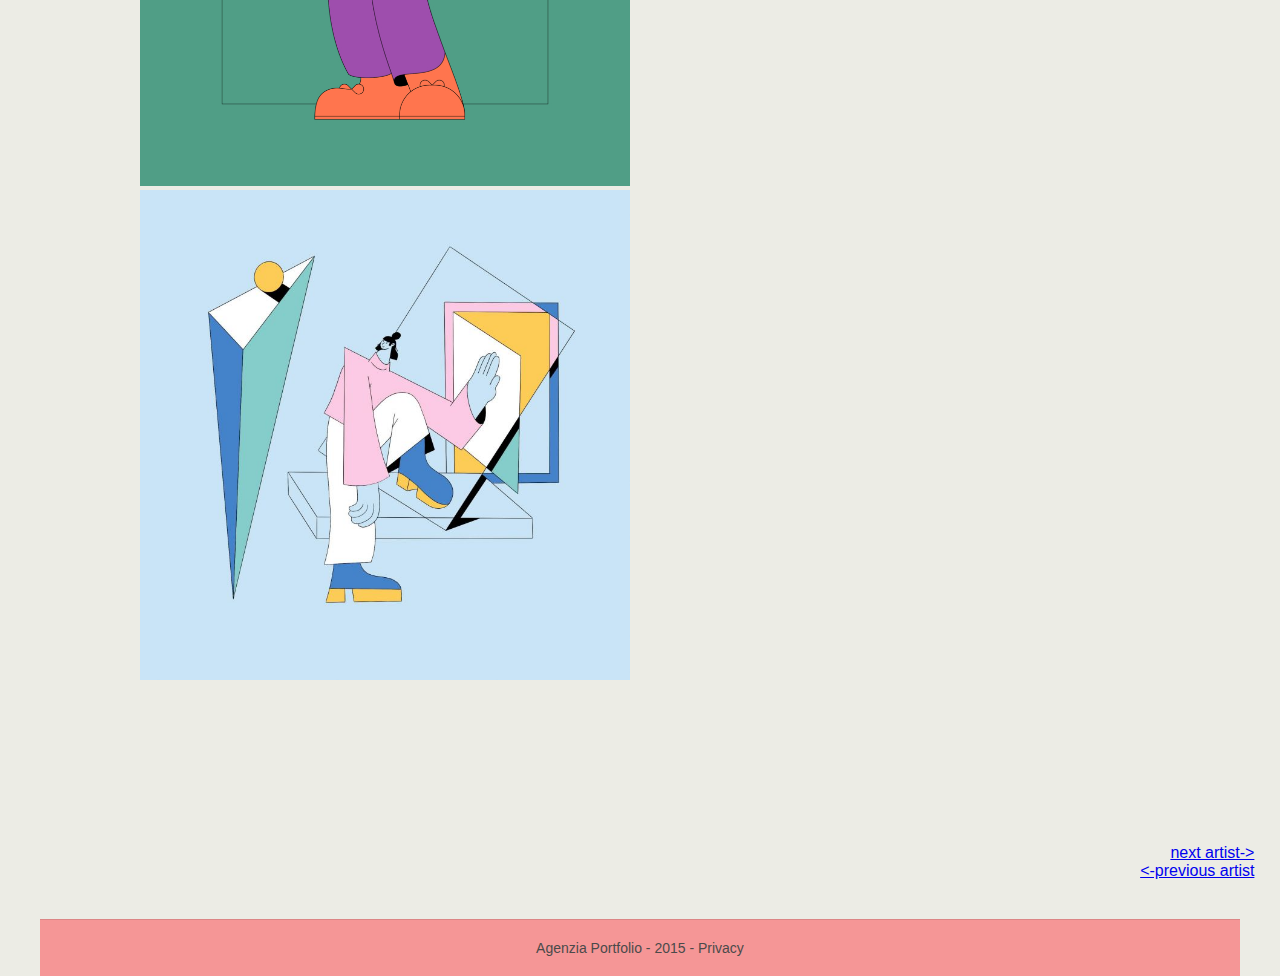
<file: illustratore5.html>
<!DOCTYPE html>
<html>
<head>
    <meta charset="UTF-8">
    <meta http-equiv="X-UA-Compatible" content="IE=edge">
    <meta name="viewport" content="width=device-width, initial-scale=1.0">
    <title>Pagina Agenzia Portfolio</title>
    <link rel="stylesheet" href="stile7.css">
</head>
<body>
    <header>
        <p><a href="index.html">Agenzia Portfolio</a></p>
        <nav>
            <ul>
                <li><a href="index.html">Home</a></li>
                <li><a href="illustratori.html">Artist</a></li>
                <li><a href="contatti.html">Contacts</a></li>
            </ul>
        </nav>
    </header>
    <section class="hero">
        <h1>LINN-FRITZ</h1>
        <P>Swedish illustrator, designer and animator Linn Fritz lives and works in London where she creates charmingly clean, precise imagery in a trademark pastel palette for a wide range of editorial and commercial clients. Some of her favorite projects often orbit around her interests of feminism, clothes, plants and interior.</P>
    </section>
    <main>
        <div class="end">
           <img src="immagini/Linn_Fritz_BeBetterWithMoney_a001.jpg" alt="">
           <img src="immagini/linn.jpg" alt="">
           <img src="immagini/AP_Linn_Fritz_North_Live_LF3_2x-972x1477.jpg" alt="">
           <img src="immagini/linnn.jpg" alt="">
           <img src="immagini/linnnnnn.jpg" alt="">
          <img src="immagini/58d1581e2fff968d30f6fcb864176260135c23e6_810.jpg" alt="">
    </div>
    </main>
    <div class="en">
        <li> <a href="illustratore6.html"> next artist-></a></li>
        <li> <a href="illustratore4.html"> <-previous artist</a></li>
          

         
     </div>
    <footer>
        <p>Agenzia Portfolio - 2015 - Privacy</p>
    </footer>
</body>
</html>
</file>
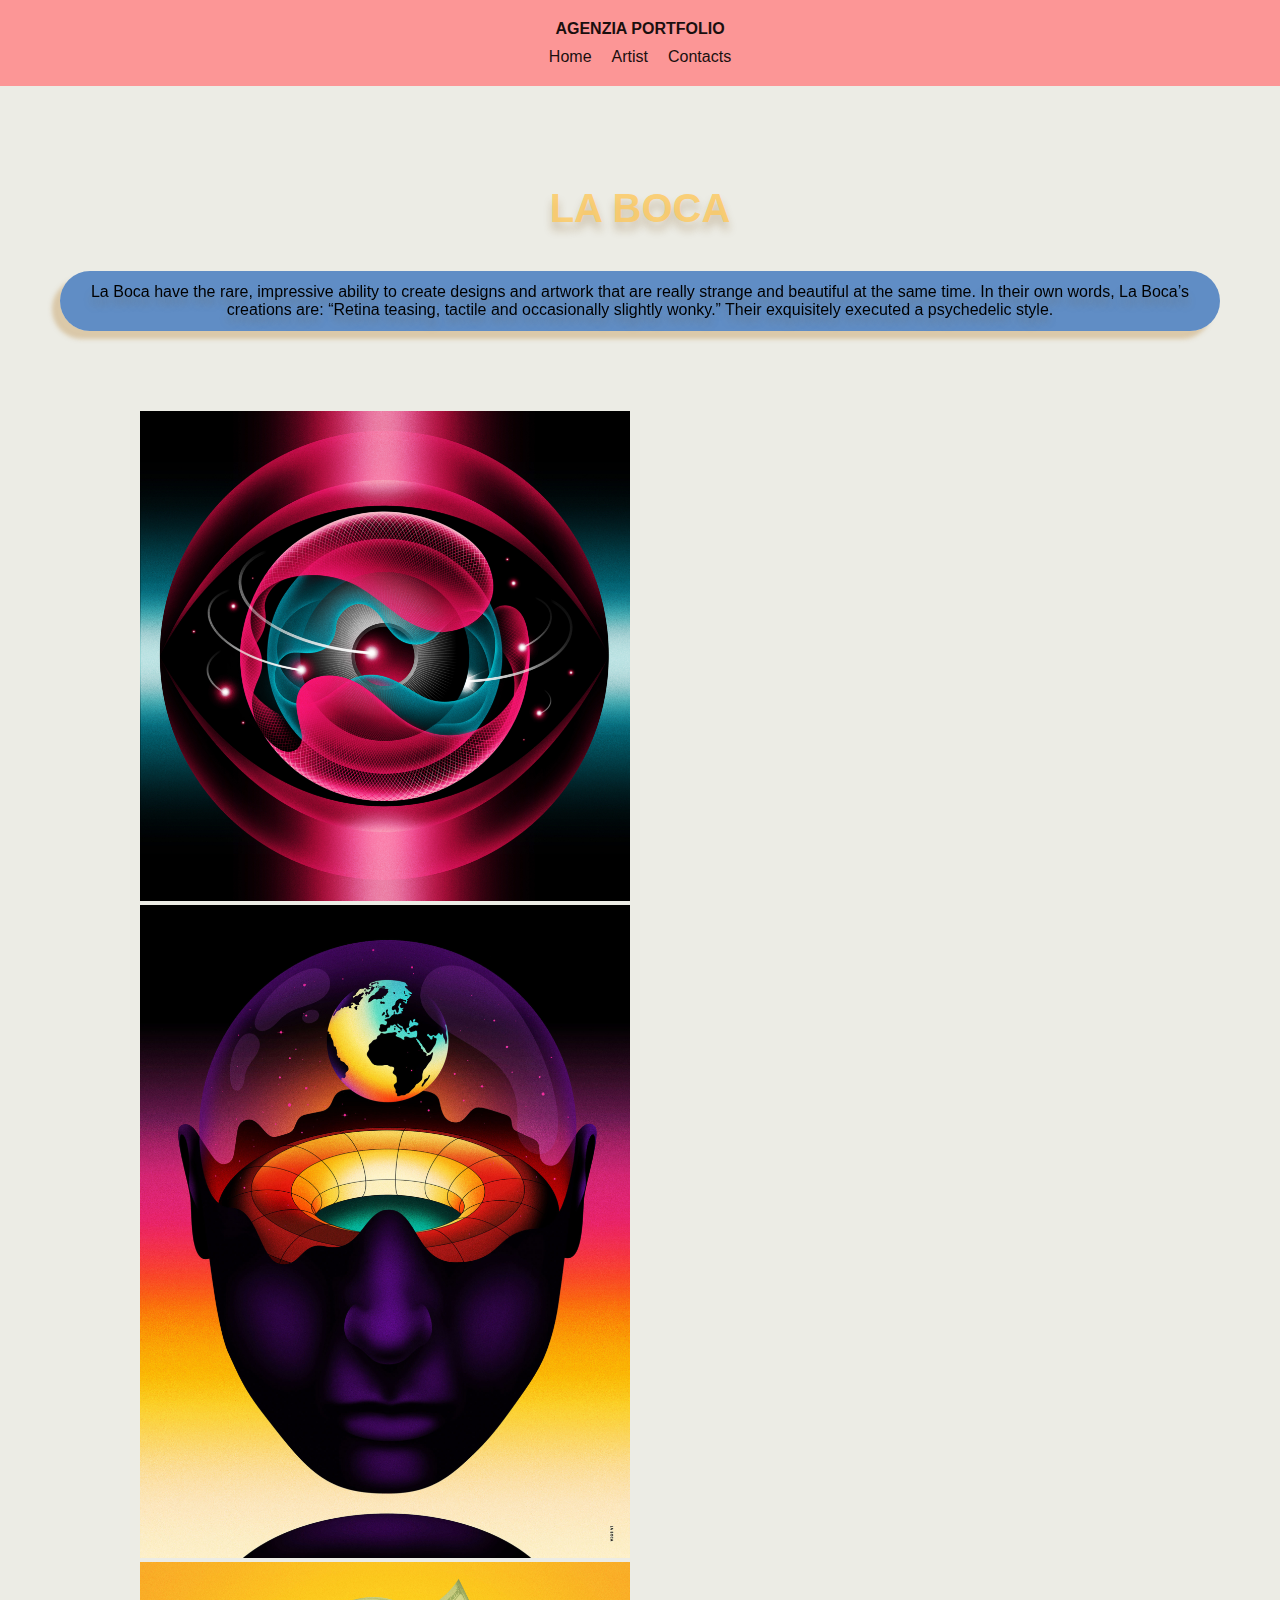
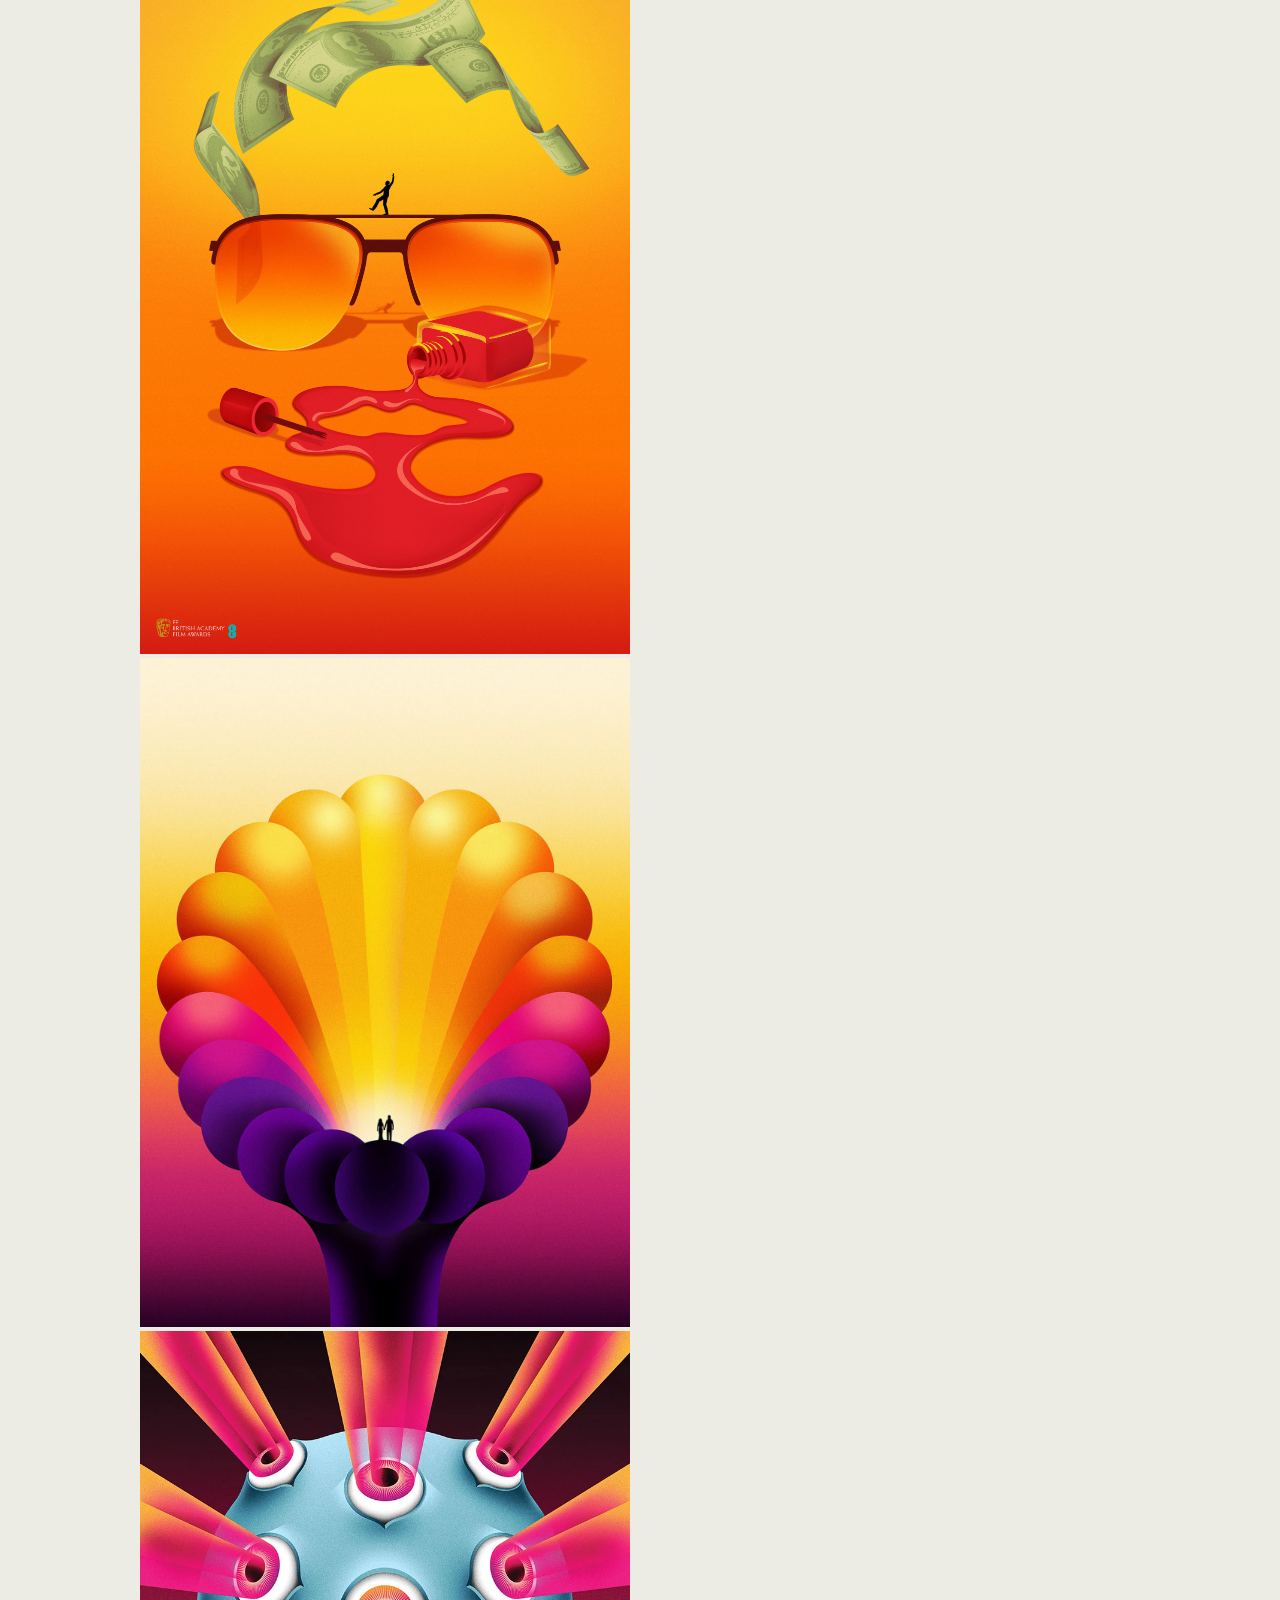
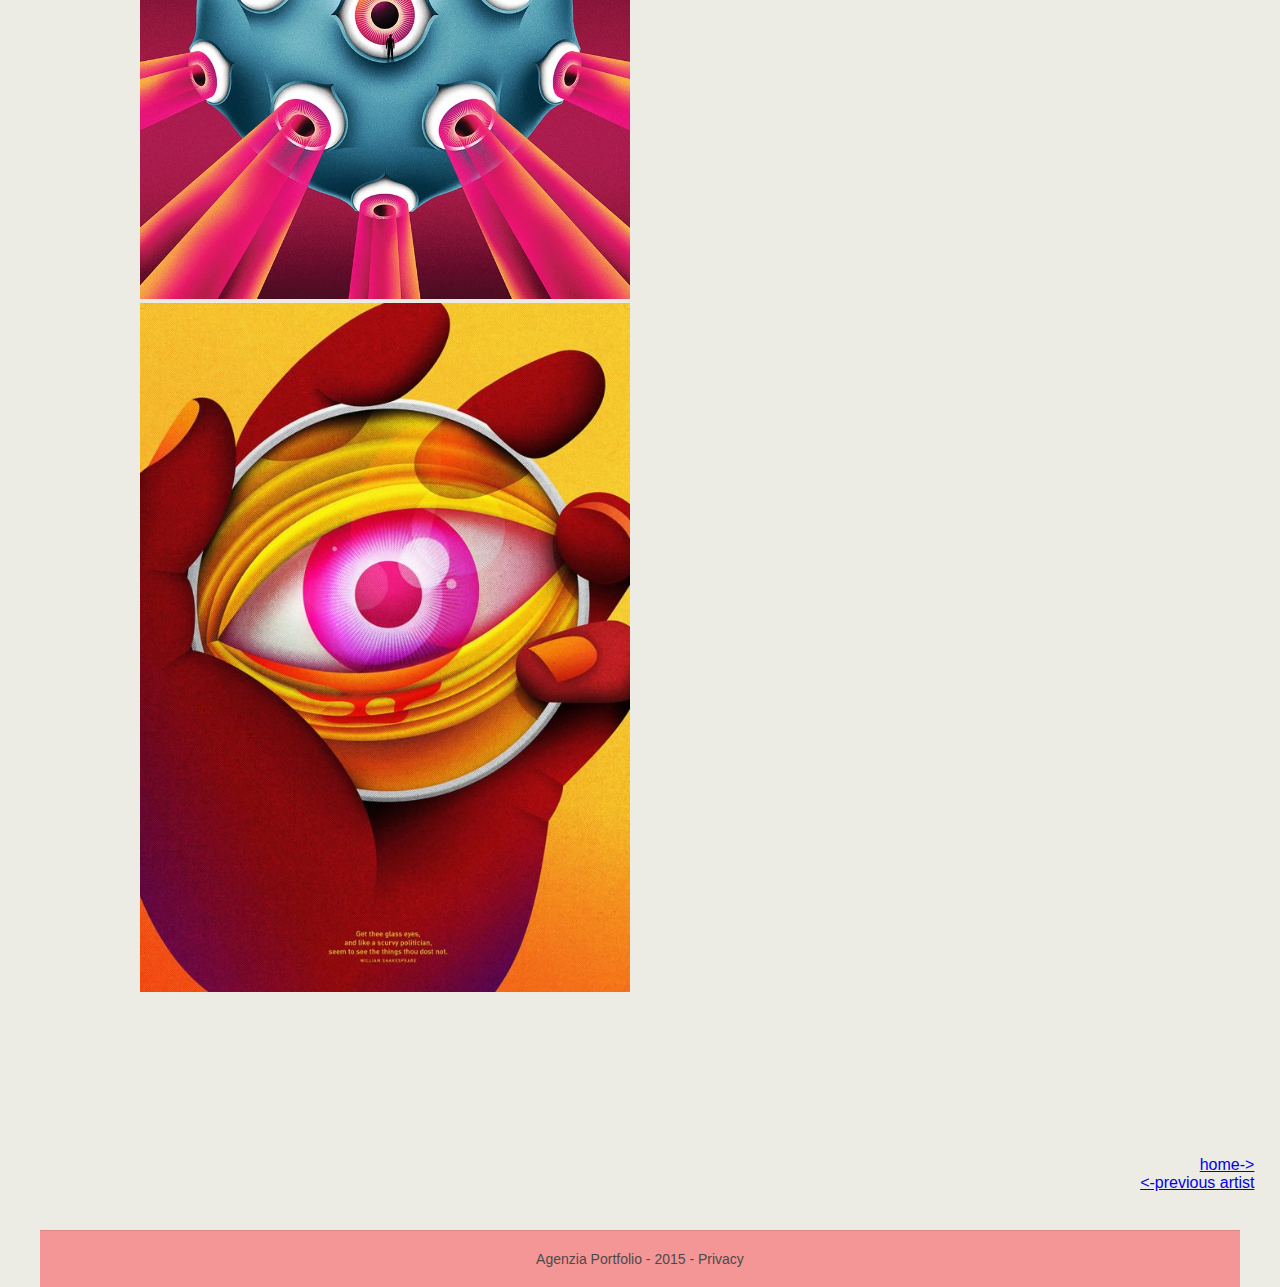
<file: illustratore6.html>
<!DOCTYPE html>
<html>
<head>
    <meta charset="UTF-8">
    <meta http-equiv="X-UA-Compatible" content="IE=edge">
    <meta name="viewport" content="width=device-width, initial-scale=1.0">
    <title>Pagina Agenzia Portfolio</title>
    <link rel="stylesheet" href="stile8.css">
</head>
<body>
    <header>
        <p><a href="index.html">Agenzia Portfolio</a></p>
        <nav>
            <ul>
                <li><a href="index.html">Home</a></li>
                <li><a href="illustratori.html">Artist</a></li>
                <li><a href="contatti.html">Contacts</a></li>
            </ul>
        </nav>
    </header>
    <section class="hero">
        <h1>LA BOCA</h1>
        <P>La Boca have the rare, impressive ability to create designs and artwork that are really strange and beautiful at the same time. In their own words, La Boca’s creations are: “Retina teasing, tactile and occasionally slightly wonky.” Their exquisitely executed a psychedelic style.
        </P>
    </section>
    <main>
        <div class="end">
       <img src="immagini/AP_La_Boca_DNA_SECURITY_2x-972x972.jpg" alt="">
       <img src="immagini/AP_La_Boca_FDG15_2x-972x1296.jpg" alt="">
       <img src="immagini/AP_La_Boca_AmericanHustle_2x-972x1372.jpg" alt="">
       <img src="immagini/8bc1f311542513.560f95f5d436b.jpg" alt="">
       <img src="immagini/new_work_by_la_boca.jpg" alt="">
       <img src="immagini/ee092fbf7a680743a626626cba7648e7.jpg" alt="">
    </div>
    </main>
    <div class="en">
        <li> <a href="index.html"> home-></a></li>
        <li> <a href="illustratore5.html"> <-previous artist</a></li>

         
     </div>
    <footer>
        <p>Agenzia Portfolio - 2015 - Privacy</p>
    </footer>
</body>
</html>
</file>
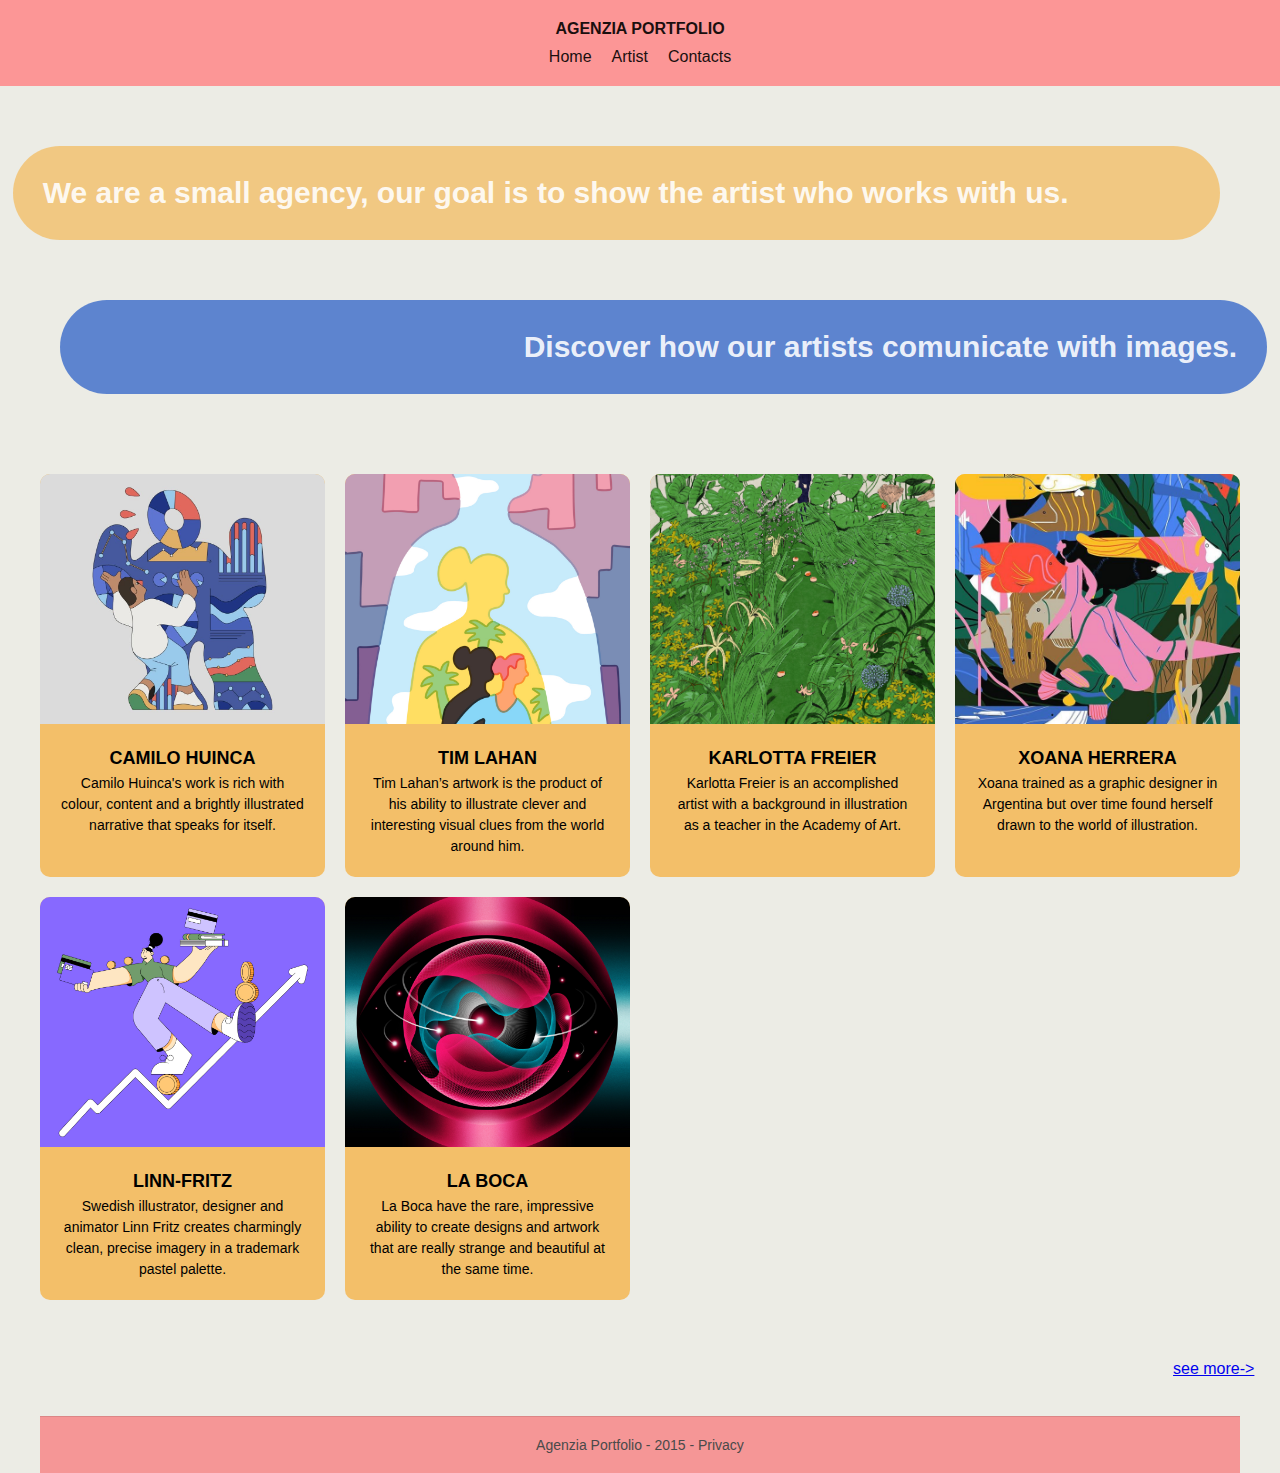
<file: illustratori.html>
<!DOCTYPE html>
<html>
<head>
    <meta charset="UTF-8">
    <meta http-equiv="X-UA-Compatible" content="IE=edge">
    <meta name="viewport" content="width=device-width, initial-scale=1.0">
    <title>Illustratori</title>
    <link rel="stylesheet" href="stile1.css">
</head>
<body>
    <header>
        <p><a href="index.html">Agenzia Portfolio</a></p>
        <nav>
            <ul>
                <li><a href="index.html">Home</a></li>
                <li><a href="illustratori.html">Artist</a></li>
                <li><a href="contatti.html">Contacts</a></li>
            </ul>
        </nav>
    </header>
    <section class="hero">
        <h1>We are a small agency, our goal is to show the artist who works with us.</h1>
    </section>
    <section class="hero1">
        <h1>Discover how our artists comunicate with images.</h1>
    </section>
    <main>
        <div class="card">
            <a href="illustratore1.html"><img src="immagini/AP_Camilo_Huinca_The-Atlantic-01_2x-972x1245.jpg" alt="Immagine dell'illustratore"></a>
            <h2>CAMILO HUINCA</h2>
            <p>Camilo Huinca's work is rich with colour, content and a brightly illustrated narrative that speaks for itself.</p>
        </div>
        <div class="card">
            <a href="illustratore2.html"><img src="immagini/AP_Tim_Lahan_Moving_2x-972x1458.jpg" alt="Immagine dell'illustratore"></a>
            <h2>TIM LAHAN</h2>
            <p>Tim Lahan’s artwork is the product of his ability to illustrate clever and interesting visual clues from the world around him.</p>
        </div>
        <div class="card">
            <a href="illustratore3.html"><img src="immagini/print_2+copy.jpg" alt="Immagine dell'illustratore"></a>
            <h2>KARLOTTA FREIER</h2>
            <p>Karlotta Freier is an accomplished artist with a background in illustration as a teacher in the Academy of Art.</p>
        </div>
        <div class="card ">
            <a href="ilustratore4.html"><img src="immagini/xoana 2.jpg" alt="Immagine dell'illustratore"></a>
            <h2>XOANA HERRERA</h2>
            <p>Xoana trained as a graphic designer in Argentina but over time found herself drawn to the world of illustration.</p>
        </div>
        <div class="card ">
            <a href="illustratore5.html"><img src="immagini/Linn_Fritz_BeBetterWithMoney_a001.jpg" alt="Immagine dell'illustratore"></a>
            <h2>LINN-FRITZ</h2>
            <p>Swedish illustrator, designer and animator Linn Fritz creates charmingly clean, precise imagery in a trademark pastel palette.</p>
        </div>
        <div class="card ">
            <a href="illustratore6.html"><img src="immagini/AP_La_Boca_DNA_SECURITY_2x-972x972.jpg" alt="Immagine dell'illustratore"></a>
            <h2>LA BOCA</h2>
            <p>La Boca have the rare, impressive ability to create designs and artwork that are really strange and beautiful at the same time.</p>
        </div>
    </main>
    <div class="end">
        <li> <a href="illustratore1.html"> see more-></a></li>
         
     </div>
    <footer>
        <p>Agenzia Portfolio - 2015 - Privacy</p>
    </footer>
</body>
</html>
</file>
<file: stile.css>
body {
    margin: 0;
    background-color: #ecece5;
    font-family: -apple-system, BlinkMacSystemFont, "Segoe UI", Roboto, Helvetica, Arial, sans-serif;
}

img {
    max-width: 100%;
    height: auto; /* serve a eliminare il margin-bottom che le immagini hanno di default */
}

main, footer {
    max-width: 1200px;
    margin: auto;
    padding: 20px;
}

header a {
    text-decoration: none;
    color: #1a0f0f;
    
   
}

header a:hover {
    color: rgb(43, 53, 169);
    text-decoration: underline;
    
}

header {
    display: flex;
    justify-content: space-between;
    align-items: center;
    padding: 20px;
    background-color: #fc9696;
}

header p {
    margin: 0;
    font-weight: bold;
    text-transform: uppercase;
}

header nav ul {
    margin:0;
    padding: 0;
    list-style-type: none;
    display: flex;
    gap: 20px;
}

section.hero {
    background:rgba(243,191,105, 0.8);/* colore impostato con RGB e con la trasparenza, che si può notare sopratutto quando cambia il colore di sfondo */
    text-align: center;
    border-radius: 50px;
    margin: 60px;
}


section.hero h1 {
    margin: 0;
    padding: 40px 10px;
    font-size: 40px;
    color: rgba(255,255,255,0.9);
}

main {
    margin: 40px auto;
    display: grid;
    grid-template-columns: repeat(auto-fit, minmax(250px, 1fr));
    gap: 20px;
}

main div.card {
    background: #f3bf69;
    border-radius: 10px;
    text-align: center;
}

main div.card img {
    border-radius: 10px 10px 0 0;
    object-fit: cover;
    height: 250px;
    width: 100%;
}
main div.card1 {
    background: #f3bf69;
    border-radius: 10px;
    text-align: center;
   
}

main div.card1 img {
    border-radius: 10px 10px 0 0;
    object-fit: cover;
    height: 250px;
    width: 100%;
}

main div img {
    border-radius: 10px;
}

main div.card h2 {
    margin: 0;
    padding: 20px 20px 4px 20px;
    font-size: 18px;
}

main div.card p {
    margin: 0;
    padding: 0 20px 20px 20px;
    font-size: 14px;
    line-height: 1.5; /* l'interlinea del testo */
}

main div.gallery {
    display: grid;
    grid-template-columns: repeat(auto-fit, minmax(200px, 1fr));
    gap:20px;
}

    
div.end{
    margin: 0;
    text-align: end;
    padding-bottom: 3%;
    padding-right: 2%;
}

footer {
    text-align: center;
    padding: 0;
    background-color: #f59696;
}

footer p {
    border-top:1px solid rgba(0,0,0,0.1);
    margin: 0;
    padding: 20px 0;
    font-size: 14px;
    color:#4a4a4a
}




    header {
        flex-direction: column;
        gap: 10px;
    }
</file>
<file: stile2.css>
body {
    margin: 0;
    background-color: #ecece5;
    font-family: -apple-system, BlinkMacSystemFont, "Segoe UI", Roboto, Helvetica, Arial, sans-serif;
}

img {
    max-width: 100%;
    height: auto; /* serve a eliminare il margin-bottom che le immagini hanno di default */
}

main, footer {
    max-width: 1200px;
    margin: auto;
    padding: 20px;
}

header a {
    text-decoration: none;
    color: #1a0f0f;
    
   
}

header a:hover {
    color: rgb(43, 53, 169);
    text-decoration: underline;
    
}

header {
    display: flex;
    justify-content: space-between;
    align-items: center;
    padding: 20px;
    background-color: #fc9696;
}

header p {
    margin: 0;
    font-weight: bold;
    text-transform: uppercase;
}

header nav ul {
    margin:0;
    padding: 0;
    list-style-type: none;
    display: flex;
    gap: 20px;
}


section.hero {
    background:rgba(243,191,105, 0.8);/* colore impostato con RGB e con la trasparenza, che si può notare sopratutto quando cambia il colore di sfondo */
    border-radius: 50px;
    margin: 60px;
    margin-left: 1%;
}



section.hero h1 {
    margin: 20px;
    padding: 30px 40px;
    font-size: 30px;
    color: rgba(255,255,255,0.9);
}
section.hero1 {
    background:rgba(58, 106, 201, 0.8);/* colore impostato con RGB e con la trasparenza, che si può notare sopratutto quando cambia il colore di sfondo */
    text-align: end;
    border-radius: 50px;
    margin: 60px;
    margin-right: 1%;
}


section.hero1 h1 {
    margin: 20px;
    padding: 30px 10px;
    font-size: 30px;
    color: rgba(255,255,255,0.9);
}

    
div.end{
    margin: 0;
    text-align: end;
    padding-bottom: 3%;
    padding-right: 2%;
}

footer {
    text-align: center;
    padding: 0;
    background-color: #f59696;
}

footer p {
    border-top:1px solid rgba(0,0,0,0.1);
    margin: 0;
    padding: 20px 0;
    font-size: 14px;
    color:#4a4a4a
}




    header {
        flex-direction: column;
        gap: 10px;
    }
</file>
<file: stile3.css>
body {
    margin: 0;
    background-color: #ecece5;
    font-family: -apple-system, BlinkMacSystemFont, "Segoe UI", Roboto, Helvetica, Arial, sans-serif;
}

img {
    max-width: 100%;
    height: auto; /* serve a eliminare il margin-bottom che le immagini hanno di default */
}

main, footer {
    max-width: 1200px;
    margin: auto;
    padding: 20px;
}

header a {
    text-decoration: none;
    color: #1a0f0f;
    
   
}

header a:hover {
    color: rgb(43, 53, 169);
    text-decoration: underline;
    
}

header {
    display: flex;
    justify-content: space-between;
    align-items: center;
    padding: 20px;
    background-color: #fc9696;
}

header p {
    margin: 0;
    font-weight: bold;
    text-transform: uppercase;
}

header nav ul {
    margin:0;
    padding: 0;
    list-style-type: none;
    display: flex;
    gap: 20px;
}

section.hero {
   
    text-align: center;
    border-radius: 50px;
    margin: 60px;
    text-shadow: 0px 8px 8px rgba(36, 85, 142, 0.28);;
}


section.hero h1 {
    margin: 0;
    padding: 40px 10px;
    font-size: 40px;
    color: rgba(255, 199, 86, 0.76);
    
}
section p{
   margin: 0;
    background: rgba(38, 83, 165, 0.9);
box-shadow: -8px 8px 4px rgba(201, 166, 110, 0.5);
backdrop-filter: blur(4px);
padding: 12px;

border-radius: 30px;
}

main {
    margin: 40px auto;
    display: grid;
    grid-template-columns: repeat(auto-fit, minmax(250px, 1fr));
    gap: 20px;
}


div.end{
   padding: 100px;
   max-width:490px;
   margin-top: -100px;
  
   
}


div.en{
    margin: 0;
    text-align: end;
    padding-bottom: 3%;
    padding-right: 2%;
}    



footer {
    text-align: center;
    padding: 0;
    background-color: #f59696;
}

footer p {
    border-top:1px solid rgba(0,0,0,0.1);
    margin: 0;
    padding: 20px 0;
    font-size: 14px;
    color:#4a4a4a
}




    header {
        flex-direction: column;
        gap: 10px;
    }
</file>
<file: stile4.css>
body {
    margin: 0;
    background-color: #ecece5;
    font-family: -apple-system, BlinkMacSystemFont, "Segoe UI", Roboto, Helvetica, Arial, sans-serif;
}

img {
    max-width: 100%;
    height: auto; /* serve a eliminare il margin-bottom che le immagini hanno di default */
}

main, footer {
    max-width: 1200px;
    margin: auto;
    padding: 20px;
}

header a {
    text-decoration: none;
    color: #1a0f0f;
    
   
}

header a:hover {
    color: rgb(43, 53, 169);
    text-decoration: underline;
    
}

header {
    display: flex;
    justify-content: space-between;
    align-items: center;
    padding: 20px;
    background-color: #fc9696;
}

header p {
    margin: 0;
    font-weight: bold;
    text-transform: uppercase;
}

header nav ul {
    margin:0;
    padding: 0;
    list-style-type: none;
    display: flex;
    gap: 20px;
}

section.hero {
   
    text-align: center;
    border-radius: 50px;
    margin: 60px;
    text-shadow: 0px 8px 8px rgba(121, 79, 17, 0.28);;
}


section.hero h1 {
    margin: 0;
    padding: 40px 10px;
    font-size: 40px;
    color: rgba(51, 110, 187, 0.9);
    
}
section p{
   margin: 0;
    background: rgba(255, 199, 86, 0.76);
box-shadow: -8px 8px 4px rgba(201, 166, 110, 0.5);
backdrop-filter: blur(4px);
padding: 12px;

border-radius: 30px;
}

main {
    margin: 40px auto;
    display: grid;
    grid-template-columns: repeat(auto-fit, minmax(250px, 1fr));
    gap: 20px;
}


div.end{
   padding: 100px;
   max-width:490px;
   margin-top: -100px;
  
   
}


div.en{
    margin: 0;
    text-align: end;
    padding-bottom: 3%;
    padding-right: 2%;
} 

  

footer {
    text-align: center;
    padding: 0;
    background-color: #f59696;
}

footer p {
    border-top:1px solid rgba(0,0,0,0.1);
    margin: 0;
    padding: 20px 0;
    font-size: 14px;
    color:#4a4a4a
}




    header {
        flex-direction: column;
        gap: 10px;
    }
</file>
<file: stile6.css>
body {
    margin: 0;
    background-color: #ecece5;
    font-family: -apple-system, BlinkMacSystemFont, "Segoe UI", Roboto, Helvetica, Arial, sans-serif;
}

img {
    max-width: 100%;
    height: auto; /* serve a eliminare il margin-bottom che le immagini hanno di default */
}

main, footer {
    max-width: 1200px;
    margin: auto;
    padding: 20px;
}

header a {
    text-decoration: none;
    color: #1a0f0f;
    
   
}

header a:hover {
    color: rgb(43, 53, 169);
    text-decoration: underline;
    
}

header {
    display: flex;
    justify-content: space-between;
    align-items: center;
    padding: 20px;
    background-color: #fc9696;
}

header p {
    margin: 0;
    font-weight: bold;
    text-transform: uppercase;
}

header nav ul {
    margin:0;
    padding: 0;
    list-style-type: none;
    display: flex;
    gap: 20px;
}

section.hero {
   
    text-align: center;
    border-radius: 50px;
    margin: 60px;
    text-shadow: 0px 8px 8px rgba(121, 79, 17, 0.28);;
}


section.hero h1 {
    margin: 0;
    padding: 40px 10px;
    font-size: 40px;
    color: rgba(255, 199, 86, 0.76);
    
}
section p{
   margin: 0;
    background: rgba(51, 110, 187, 0.76);
box-shadow: -8px 8px 4px rgba(201, 166, 110, 0.5);
backdrop-filter: blur(4px);
padding: 12px;

border-radius: 30px;
}

main {
    margin: 40px auto;
    display: grid;
    grid-template-columns: repeat(auto-fit, minmax(250px, 1fr));
    gap: 20px;
}


div.end{
   padding: 100px;
   max-width:490px;
   margin-top: -100px;
  
   
}


div.en{
    margin: 0;
    text-align: end;
    padding-bottom: 3%;
    padding-right: 2%;
} 

  

footer {
    text-align: center;
    padding: 0;
    background-color: #f59696;
}

footer p {
    border-top:1px solid rgba(0,0,0,0.1);
    margin: 0;
    padding: 20px 0;
    font-size: 14px;
    color:#4a4a4a
}




    header {
        flex-direction: column;
        gap: 10px;
    }
</file>
<file: stile5.css>
body {
    margin: 0;
    background-color: #ecece5;
    font-family: -apple-system, BlinkMacSystemFont, "Segoe UI", Roboto, Helvetica, Arial, sans-serif;
}

img {
    max-width: 100%;
    height: auto; /* serve a eliminare il margin-bottom che le immagini hanno di default */
}

main, footer {
    max-width: 1200px;
    margin: auto;
    padding: 20px;
}

header a {
    text-decoration: none;
    color: #1a0f0f;
    
   
}

header a:hover {
    color: rgb(43, 53, 169);
    text-decoration: underline;
    
}

header {
    display: flex;
    justify-content: space-between;
    align-items: center;
    padding: 20px;
    background-color: #fc9696;
}

header p {
    margin: 0;
    font-weight: bold;
    text-transform: uppercase;
}

header nav ul {
    margin:0;
    padding: 0;
    list-style-type: none;
    display: flex;
    gap: 20px;
}

section.hero {
   
    text-align: center;
    border-radius: 50px;
    margin: 60px;
    text-shadow: 0px 8px 8px rgba(121, 79, 17, 0.28);;
}


section.hero h1 {
    margin: 0;
    padding: 40px 10px;
    font-size: 40px;
    color: rgba(51, 110, 187, 0.9);
    
}
section p{
   margin: 0;
    background: rgba(255, 199, 86, 0.76);
box-shadow: -8px 8px 4px rgba(201, 166, 110, 0.5);
backdrop-filter: blur(4px);
padding: 12px;

border-radius: 30px;
}

main {
    margin: 40px auto;
    display: grid;
    grid-template-columns: repeat(auto-fit, minmax(250px, 1fr));
    gap: 20px;
}


div.end{
   padding: 100px;
   max-width:490px;
   margin-top: -100px;
  
   
}


div.en{
    margin: 0;
    text-align: end;
    padding-bottom: 3%;
    padding-right: 2%;
} 

  

footer {
    text-align: center;
    padding: 0;
    background-color: #f59696;
}

footer p {
    border-top:1px solid rgba(0,0,0,0.1);
    margin: 0;
    padding: 20px 0;
    font-size: 14px;
    color:#4a4a4a
}




    header {
        flex-direction: column;
        gap: 10px;
    }
</file>
<file: stile7.css>
body {
    margin: 0;
    background-color: #ecece5;
    font-family: -apple-system, BlinkMacSystemFont, "Segoe UI", Roboto, Helvetica, Arial, sans-serif;
}

img {
    max-width: 100%;
    height: auto; /* serve a eliminare il margin-bottom che le immagini hanno di default */
}

main, footer {
    max-width: 1200px;
    margin: auto;
    padding: 20px;
}

header a {
    text-decoration: none;
    color: #1a0f0f;
    
   
}

header a:hover {
    color: rgb(43, 53, 169);
    text-decoration: underline;
    
}

header {
    display: flex;
    justify-content: space-between;
    align-items: center;
    padding: 20px;
    background-color: #fc9696;
}

header p {
    margin: 0;
    font-weight: bold;
    text-transform: uppercase;
}

header nav ul {
    margin:0;
    padding: 0;
    list-style-type: none;
    display: flex;
    gap: 20px;
}

section.hero {
   
    text-align: center;
    border-radius: 50px;
    margin: 60px;
    text-shadow: 0px 8px 8px rgba(121, 79, 17, 0.28);;
}


section.hero h1 {
    margin: 0;
    padding: 40px 10px;
    font-size: 40px;
    color: rgba(51, 110, 187, 0.9);
    
}
section p{
   margin: 0;
    background: rgba(255, 199, 86, 0.76);
box-shadow: -8px 8px 4px rgba(201, 166, 110, 0.5);
backdrop-filter: blur(4px);
padding: 12px;

border-radius: 30px;
}

main {
    margin: 40px auto;
    display: grid;
    grid-template-columns: repeat(auto-fit, minmax(250px, 1fr));
    gap: 20px;
}


div.end{
   padding: 100px;
   max-width:490px;
   margin-top: -100px;
  
   
}


div.en{
    margin: 0;
    text-align: end;
    padding-bottom: 3%;
    padding-right: 2%;
} 

  

footer {
    text-align: center;
    padding: 0;
    background-color: #f59696;
}

footer p {
    border-top:1px solid rgba(0,0,0,0.1);
    margin: 0;
    padding: 20px 0;
    font-size: 14px;
    color:#4a4a4a
}




    header {
        flex-direction: column;
        gap: 10px;
    }
</file>
<file: stile8.css>
body {
    margin: 0;
    background-color: #ecece5;
    font-family: -apple-system, BlinkMacSystemFont, "Segoe UI", Roboto, Helvetica, Arial, sans-serif;
}

img {
    max-width: 100%;
    height: auto; /* serve a eliminare il margin-bottom che le immagini hanno di default */
}

main, footer {
    max-width: 1200px;
    margin: auto;
    padding: 20px;
}

header a {
    text-decoration: none;
    color: #1a0f0f;
    
   
}

header a:hover {
    color: rgb(43, 53, 169);
    text-decoration: underline;
    
}

header {
    display: flex;
    justify-content: space-between;
    align-items: center;
    padding: 20px;
    background-color: #fc9696;
}

header p {
    margin: 0;
    font-weight: bold;
    text-transform: uppercase;
}

header nav ul {
    margin:0;
    padding: 0;
    list-style-type: none;
    display: flex;
    gap: 20px;
}

section.hero {
   
    text-align: center;
    border-radius: 50px;
    margin: 60px;
    text-shadow: 0px 8px 8px rgba(121, 79, 17, 0.28);;
}


section.hero h1 {
    margin: 0;
    padding: 40px 10px;
    font-size: 40px;
    color: rgba(255, 199, 86, 0.76);
    
}
section p{
   margin: 0;
    background: rgba(51, 110, 187, 0.76);
box-shadow: -8px 8px 4px rgba(201, 166, 110, 0.5);
backdrop-filter: blur(4px);
padding: 12px;

border-radius: 30px;
}

main {
    margin: 40px auto;
    display: grid;
    grid-template-columns: repeat(auto-fit, minmax(250px, 1fr));
    gap: 20px;
}


div.end{
   padding: 100px;
   max-width:490px;
   margin-top: -100px;
  
   
}


div.en{
    margin: 0;
    text-align: end;
    padding-bottom: 3%;
    padding-right: 2%;
} 

  

footer {
    text-align: center;
    padding: 0;
    background-color: #f59696;
}

footer p {
    border-top:1px solid rgba(0,0,0,0.1);
    margin: 0;
    padding: 20px 0;
    font-size: 14px;
    color:#4a4a4a
}




    header {
        flex-direction: column;
        gap: 10px;
    }
</file>
<file: stile1.css>
body {
    margin: 0;
    background-color: #ecece5;
    font-family: -apple-system, BlinkMacSystemFont, "Segoe UI", Roboto, Helvetica, Arial, sans-serif;
}

img {
    max-width: 100%;
    height: auto; /* serve a eliminare il margin-bottom che le immagini hanno di default */
}

main, footer {
    max-width: 1200px;
    margin: auto;
    padding: 20px;
}

header a {
    text-decoration: none;
    color: #1a0f0f;
    
   
}

header a:hover {
    color: rgb(43, 53, 169);
    text-decoration: underline;
    
}

header {
    display: flex;
    justify-content: space-between;
    align-items: center;
    padding: 20px;
    background-color: #fc9696;
}

header p {
    margin: 0;
    font-weight: bold;
    text-transform: uppercase;
}

header nav ul {
    margin:0;
    padding: 0;
    list-style-type: none;
    display: flex;
    gap: 20px;
}

section.hero {
    background:rgba(243,191,105, 0.8);/* colore impostato con RGB e con la trasparenza, che si può notare sopratutto quando cambia il colore di sfondo */
    border-radius: 50px;
    margin: 60px;
    margin-left: 1%;
}


section.hero h1 {
    margin: 20px;
    padding: 30px 10px;
    font-size: 30px;
    color: rgba(255,255,255,0.9);
}
section.hero1 {
    background:rgba(58, 106, 201, 0.8);/* colore impostato con RGB e con la trasparenza, che si può notare sopratutto quando cambia il colore di sfondo */
    text-align: end;
    border-radius: 50px;
    margin: 60px;
    margin-right: 1%;
}


section.hero1 h1 {
    margin: 20px;
    padding: 30px 10px;
    font-size: 30px;
    color: rgba(255,255,255,0.9);
}

main {
    margin: 40px auto;
    display: grid;
    grid-template-columns: repeat(auto-fit, minmax(250px, 1fr));
    gap: 20px;
}

main div.card {
    background: #f3bf69;
    border-radius: 10px;
    text-align: center;
}

main div.card img {
    border-radius: 10px 10px 0 0;
    object-fit: cover;
    height: 250px;
    width: 100%;
}

main div img {
    border-radius: 10px;
}

main div.card h2 {
    margin: 0;
    padding: 20px 20px 4px 20px;
    font-size: 18px;
}

main div.card p {
    margin: 0;
    padding: 0 20px 20px 20px;
    font-size: 14px;
    line-height: 1.5; /* l'interlinea del testo */
}

main div.gallery {
    display: grid;
    grid-template-columns: repeat(auto-fit, minmax(200px, 1fr));
    gap:20px;
}

    
div.end{
    margin: 0;
    text-align: end;
    padding-bottom: 3%;
    padding-right: 2%;
}

footer {
    text-align: center;
    padding: 0;
    background-color: #f59696;
}

footer p {
    border-top:1px solid rgba(0,0,0,0.1);
    margin: 0;
    padding: 20px 0;
    font-size: 14px;
    color:#4a4a4a
}




    header {
        flex-direction: column;
        gap: 10px;
    }
</file>
